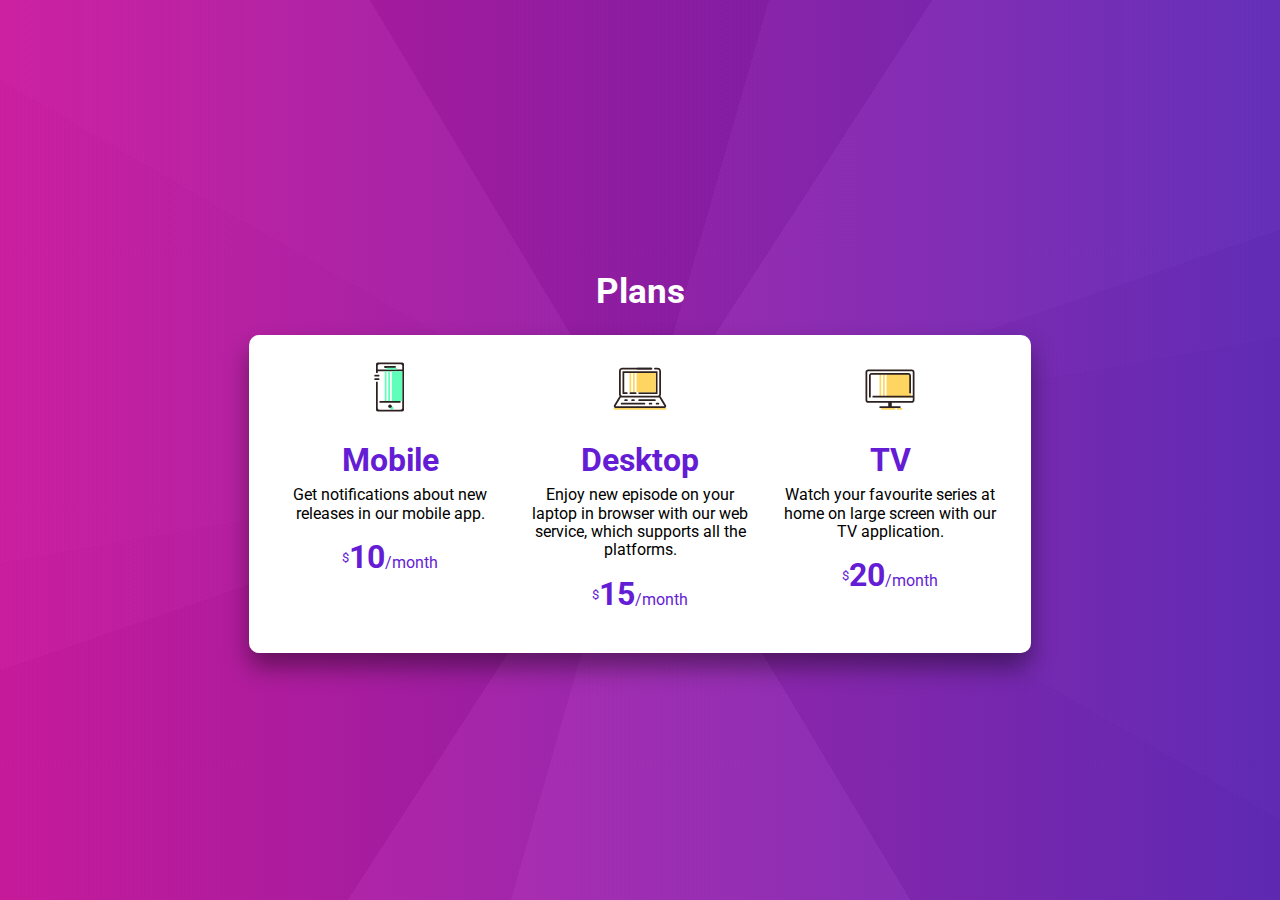
<file: 1-plan_picker/index.html>
<!DOCTYPE html>
<html lang="en">
  <head>
    <meta charset="UTF-8" />
    <meta name="viewport" content="width=device-width, initial-scale=1.0" />
    <meta http-equiv="X-UA-Compatible" content="ie=edge" />
    <title>Loop 1 - Step 1</title>
    <link href="https://fonts.googleapis.com/css?family=Roboto:400,500,700" rel="stylesheet" />
    <link rel="stylesheet" href="./styles.css" />
  </head>
  <body>
    <section>
      <h1>Plans</h1>
      <div class="plan-picker">
      <a href="http://" target="_blank" rel="noopener noreferrer">
        <article class="plan">
          <svg xmlns="http://www.w3.org/2000/svg" viewBox="0 0 32 32">
            <circle fill="#5FFFBA" cx="17" cy="28" r="1" />
            <path fill="#2D2220" d="M13 4h6v1h-6z" />
            <g fill="#2D2220">
              <path
                d="M13 4v1h6V4h-6zm0 0v1h6V4h-6zm0 0v1h6V4h-6zm0 0v1h6V4h-6zm-3 20v1h12v-1H10zm3-20v1h6V4h-6zm-3 20v1h12v-1H10zm3-20v1h6V4h-6zm-3 20v1h12v-1H10zM23 2H9c-.55 0-1 .45-1 1v5h1V7h14v21c0 .55-.45 1-1 1H10c-.55 0-1-.45-1-1V13H8v16c0 .55.45 1 1 1h14c.55 0 1-.45 1-1V3c0-.55-.45-1-1-1zm0 4H9V4c0-.55.45-1 1-1h12c.55 0 1 .45 1 1v2zm-1 18H10v1h12v-1zM13 5h6V4h-6v1zm-3 19v1h12v-1H10zm3-20v1h6V4h-6zm0 0v1h6V4h-6zm0 0v1h6V4h-6zm0 0v1h6V4h-6z"
              />
              <path d="M13 4h6v1h-6z" />
            </g>
            <path fill="#2D2220" d="M13 4h6v1h-6z" />
            <path fill="#2D2220" d="M13 4h6v1h-6z" />
            <path fill="#5FFFBA" d="M14 5h6v1h-6zM15 7h1v17h-1zM13 7h1v17h-1zM17 7h6v17h-6z" />
            <circle fill="#2D2220" cx="16" cy="27" r="1" />
            <path
              fill="#2D2220"
              d="M10 9.5a.5.5 0 0 0-.5-.5h-2a.5.5 0 0 0 0 1h2a.5.5 0 0 0 .5-.5zM10 11.5a.5.5 0 0 0-.5-.5h-2a.5.5 0 0 0 0 1h2a.5.5 0 0 0 .5-.5z"
            />
          </svg>
          <h2>Mobile</h2>
          <p class="plan-description">Get notifications about new releases in our mobile app.</p>
          <p class="plan-price"><sup data-currency="USD">$</sup><span id="plan-mobile" class="price-amount">10</span>/month</p>
        </article>
      </a>
      <a href="http://" target="_blank" rel="noopener noreferrer">
        <article class="plan">
          <svg xmlns="http://www.w3.org/2000/svg" viewBox="0 0 32 32">
            <path
              fill="#2D2220"
              d="M26 7v13H15.5c-.28 0-.5-.22-.5-.5s.22-.5.5-.5H25V8H7v11h1.5c.28 0 .5.22.5.5s-.22.5-.5.5H6V7h20z"
            />
            <path fill="#FFD561" d="M14 8h11v11H14zM12 8h1v11h-1zM10 8h1v11h-1zM1 28h30v1H1z" />
            <path
              fill="#2D2220"
              d="M23 5.5c0 .28-.22.5-.5.5h-8c-.28 0-.5-.22-.5-.5s.22-.5.5-.5h8c.28 0 .5.22.5.5z"
            />
            <path
              fill="#2D2220"
              d="M30.86 26.49l-3-5a.975.975 0 0 0-.23-.26c.22-.29.37-.68.37-1.23V7s0-2-2-2h-2 .5c-.28 0-.5.22-.5.5s.22.5.5.5H26c.81 0 .99.55 1 1v13c0 .81-.55.99-1 1H6c-.81 0-.99-.55-1-1V7c0-.81.55-.99 1-1h16.5c.279 0 .5-.22.5-.5s-.221-.5-.5-.5H6S4 5 4 7v13s0 .66.38 1.22c-.09.07-.18.16-.24.271l-3 5c-.18.3-.19.689-.01 1 .18.319.51.509.87.509h28c.36 0 .69-.19.87-.51.18-.31.17-.7-.01-1zM2 27l3-5h22l3 5H2z"
            />
            <path
              fill="#2D2220"
              d="M14 19.5a.5.5 0 0 0-.5-.5h-3a.5.5 0 0 0 0 1h3a.5.5 0 0 0 .5-.5zM19 25.5a.5.5 0 0 0-.5-.5h-13a.5.5 0 0 0 0 1h13a.5.5 0 0 0 .5-.5zM23 25.5a.5.5 0 0 0-.5-.5h-1a.5.5 0 0 0 0 1h1a.5.5 0 0 0 .5-.5zM27 25.5a.5.5 0 0 0-.5-.5h-1a.5.5 0 0 0 0 1h1a.5.5 0 0 0 .5-.5zM25 23.5a.5.5 0 0 0-.5-.5h-9a.5.5 0 0 0 0 1h9a.5.5 0 0 0 .5-.5zM13 23.5a.5.5 0 0 0-.5-.5h-1a.5.5 0 0 0 0 1h1a.5.5 0 0 0 .5-.5zM9 23.5a.5.5 0 0 0-.5-.5h-1a.5.5 0 0 0 0 1h1a.5.5 0 0 0 .5-.5z"
            />
          </svg>

          <h2>Desktop</h2>
          <p class="plan-description">
            Enjoy new episode on your laptop in browser with our web service, which supports all the
            platforms.
          </p class="plan-description">
          <p class="plan-price"><sup data-currency="USD">$</sup><span id="plan-desktop" class="price-amount">15</span>/month</p>
        </article>
      </a> 
      <a href="http://" target="_blank" rel="noopener noreferrer">
        <article class="plan">
          <svg xmlns="http://www.w3.org/2000/svg" viewBox="0 0 32 32">
            <path fill="#FFD561" d="M12 8h1v14h-1zM10 8h1v14h-1zM14 8v14h14V10s-1-2-2-2H14z" />
            <path
              fill="#2D2220"
              d="M28.5 6h-25C2.67 6 2 6.67 2 7.5v16c0 .83.67 1.5 1.5 1.5H15v2h-5v1h12v-1h-5v-2h11.5c.83 0 1.5-.67 1.5-1.5v-16c0-.83-.67-1.5-1.5-1.5zm.5 15H6v1h23v1.5c0 .28-.22.5-.5.5h-25c-.28 0-.5-.22-.5-.5v-16c0-.28.22-.5.5-.5h25c.28 0 .5.22.5.5V21z"
            />
            <path
              fill="#2D2220"
              d="M28 9.5v10h-1v-10c0-.4-.28-.49-.51-.5H5.5c-.4 0-.49.27-.5.51V22H4V9.5C4 8.9 4.4 8 5.5 8h21c.6 0 1.5.4 1.5 1.5z"
            />
            <path fill="#FFD561" d="M11 28h8v1h-8zM20 28h3v1h-3z" />
          </svg>
          <h2>TV</h2>
          <p class="plan-description">Watch your favourite series at home on large screen with our TV application.</p>
          <p class="plan-price"><sup data-currency="USD">$</sup><span id="plan-tv" class="price-amount">20</span>/month</p class="plan-price">
        </article>
      </a>
    </div>
    </section>
  </body>
</html>
</file>
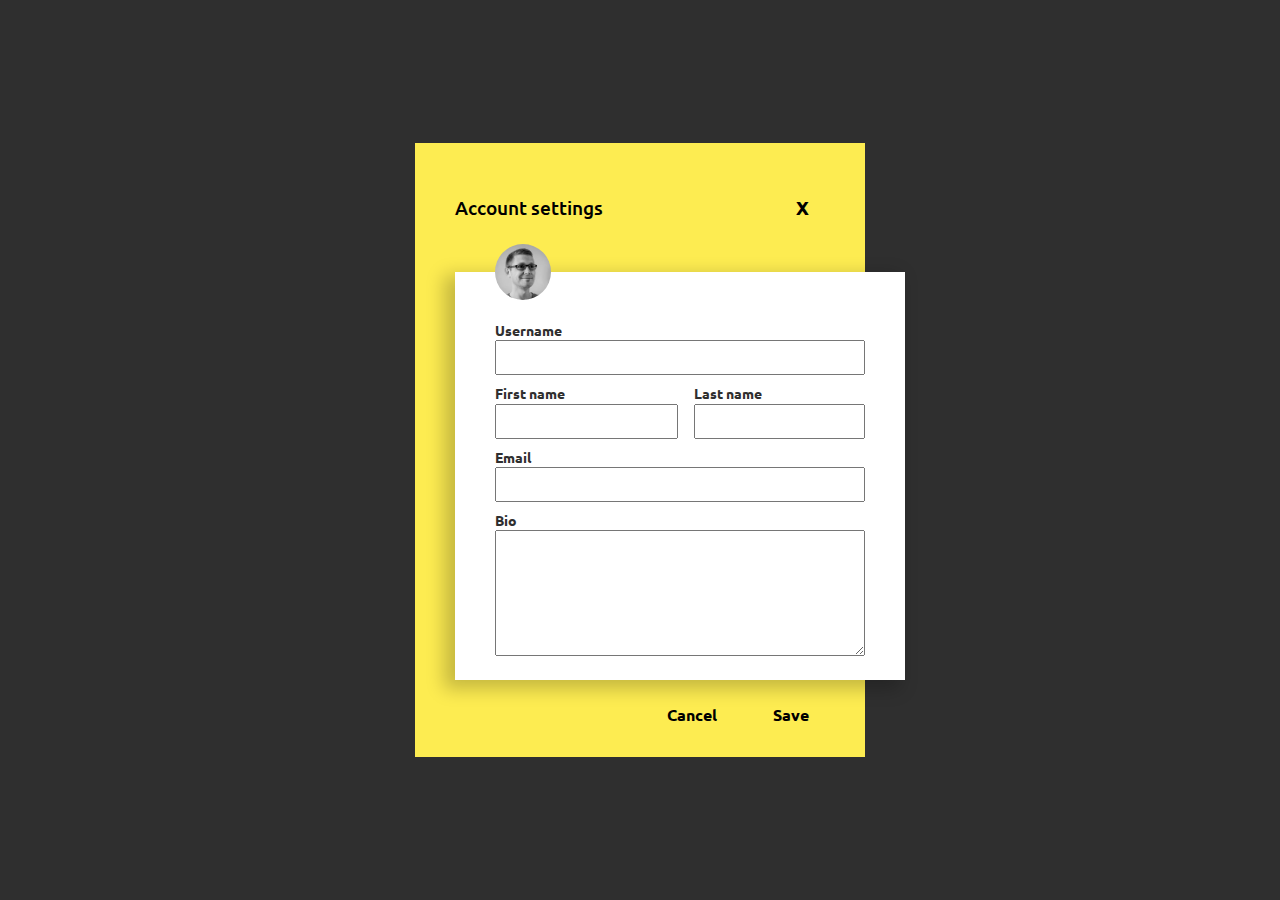
<file: 10-account_settings/index.html>
<!DOCTYPE html>
<html lang="en">
  <head>
    <meta charset="UTF-8" />
    <meta name="viewport" content="width=device-width, initial-scale=1.0" />
    <meta http-equiv="X-UA-Compatible" content="ie=edge" />
    <title>Account settings</title>
    <link href="https://fonts.googleapis.com/css?family=Ubuntu&display=swap" rel="stylesheet" />
    <link rel="stylesheet" href="./styles.css" />
  </head>
  <body>
    <div class="content-container">
      <header class="row align--centre">
        <h1>Account settings</h1>
        <button aria-label="close">X</button>
      </header>
      <main>
        <img class="profile-image" src="img/avatar.jpg" alt="x's avatar" />
        <form action="" class="clearfix">
          <div class="form-bg">
            <label for="username">Username</label>
            <input type="text" name="username" id="username" spellcheck="false" />
            <div class="row">
              <div>
                <label for="firstName">First name</label>
                <input
                  type="text"
                  name="firstName"
                  id="firstName"
                  autocomplete="given-name"
                  spellcheck="false"
                />
              </div>
              <div class="col--2nd">
                <label for="lastName">Last name</label>
                <input
                  type="text"
                  name="lastName"
                  id="lastName"
                  autocomplete="family-name"
                  spellcheck="false"
                />
              </div>
            </div>
            <label for="email">Email</label>
            <input type="email" name="email" id="email" autocomplete="email" spellcheck="false" />
            <label for="bio">Bio</label>
            <textarea name="bio" id="bio" cols="40" rows="8"></textarea>
          </div>
          <div class="row buttons-container just--flex-end">
            <button>Cancel</button>
            <input type="submit" value="Save" />
          </div>
        </form>
      </main>
    </div>
  </body>
</html>
</file>
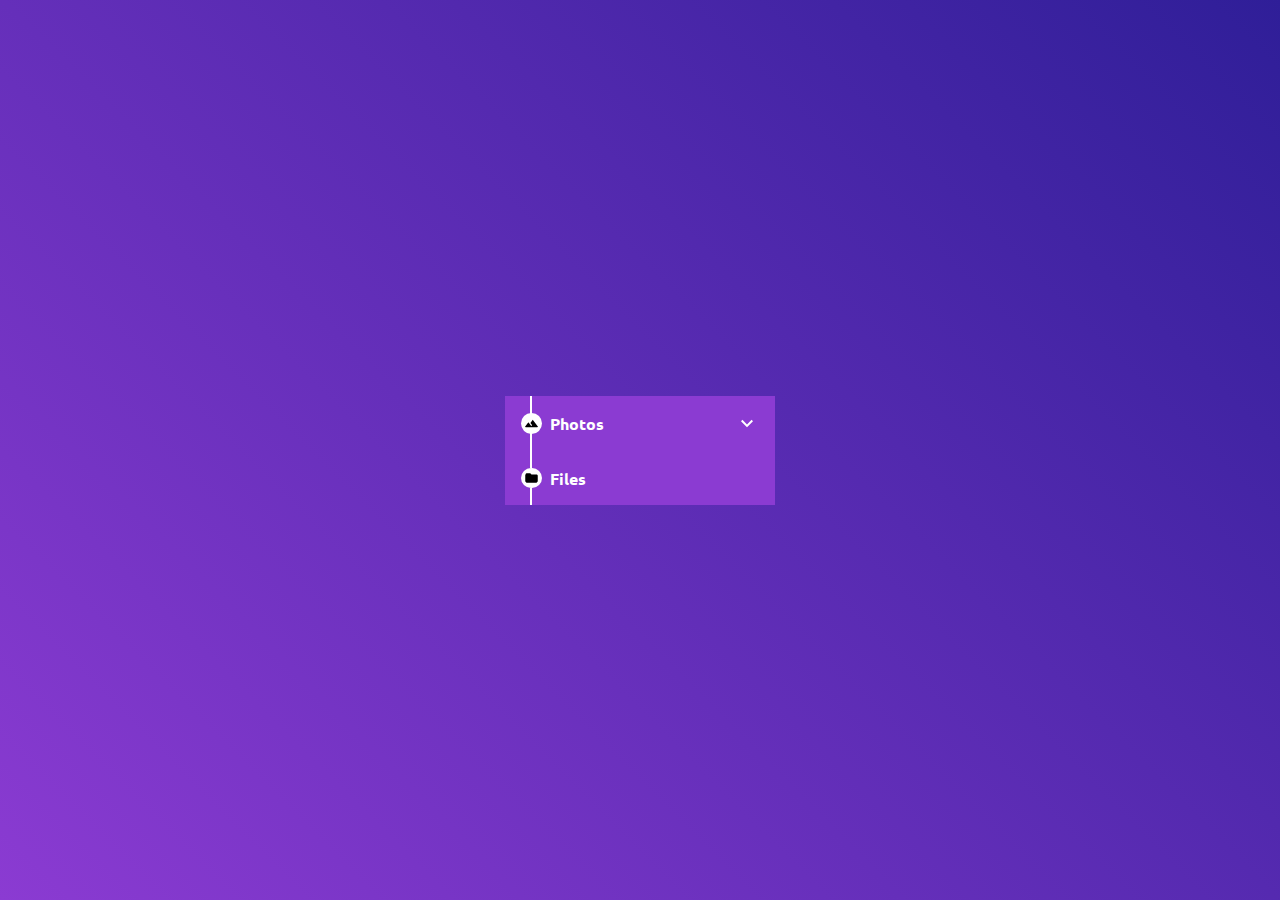
<file: 11-folders/index.html>
<!DOCTYPE html>
<html lang="en">
  <head>
    <meta charset="UTF-8" />
    <meta name="viewport" content="width=device-width, initial-scale=1.0" />
    <meta http-equiv="X-UA-Compatible" content="ie=edge" />
    <title>My folders</title>
    <link href="https://fonts.googleapis.com/css?family=Ubuntu&display=swap" rel="stylesheet">
    <link rel="stylesheet" href="./styles.css" />
  </head>
  <body>
    <main class="content-container">
      <button class="folder row align--centre"><img class="icon-folder" src="img/photo.svg" alt="" />Photos <img class="icon-has_subfolder" src="img/arrow.svg" alt=""></button>
      <ul class="sub-folders">
        <a class="sub-folder" href="#"><li>Holidays</li></a>
        <a class="sub-folder" href="#"><li>Berlin</li></a>
        <a class="sub-folder" href="#"><li>Summer vacation</li></a>
      </ul>
      <button class="folder row align--centre"><img class="icon-folder" src="img/folder.svg" alt="" />Files</button>
      </div>
    </main>
    <script>
      const buttons = document.getElementsByClassName('folder');

      for (i = 0; i < buttons.length; i++) {
        buttons[i].addEventListener('click', function() {
          this.classList.toggle("active");
          let folders = this.nextElementSibling;
          if (folders.style.maxHeight) {
            folders.style.maxHeight = null;
          } else {
            folders.style.maxHeight = folders.scrollHeight + "px";
          }
        });
      }
    </script>
  </body>
</html>
</file>
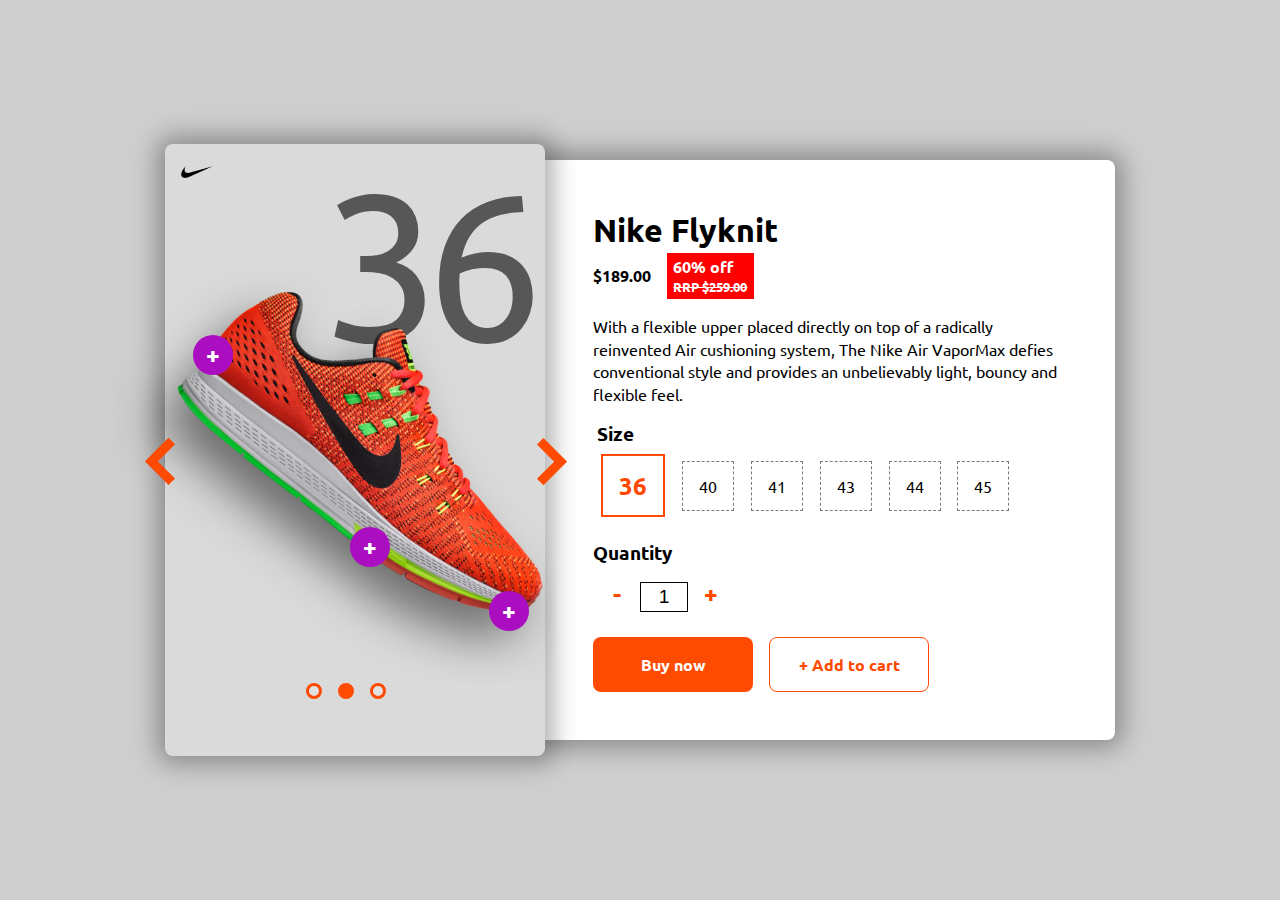
<file: 12-shoe/index.html>
<!DOCTYPE html>
<html lang="en">
  <head>
    <meta charset="UTF-8" />
    <meta name="viewport" content="width=device-width, initial-scale=1.0" />
    <meta http-equiv="X-UA-Compatible" content="ie=edge" />
    <title>Nike Flyknit</title>
    <link href="https://fonts.googleapis.com/css?family=Ubuntu&display=swap" rel="stylesheet" />
    <link rel="stylesheet" href="./styles.css" />
    <script src="./van11y-accessible-carrousel-aria.min.js"></script>
  </head>
  <body>
    <main class="content-container row">
      <div class="product-imagery__container">
        <div class="product__imagery">
          <img src="img/logo.png" alt="" class="logo" />

          <!-- Carousel -->
          <div class="product__features--container">
            <div class="decortxt">36</div>
            <div class="js-carrousel relative">
              <div
                class="js-carrousel__container mod--hidden"
                data-carrousel-btn-previous-img="./img/left.svg"
                data-carrousel-btn-next-img="./img/right.svg"
                data-carrousel-btn-previous-text="Show previous"
                data-carrousel-btn-next-text="Show next"
                data-carrousel-prefix-class="product"
                data-carrousel-span-text-class="invisible"
                data-carrousel-transition="slide"
                data-carrousel-existing-hx="h3"
                data-carrousel-active-slide="2"
              >
                <div class="js-carrousel__content">
                  <img src="img/preview2.png" alt="" class="product__image" />
                </div>
                <!--
         -->
                <div class="js-carrousel__content">
                  <p class="product__feature" data-feature="1" tabindex="0">
                    <span class="product__feature--icon">+</span>
                    <span class="product__feature--txt">Overpriced</span>
                  </p>
                  <p class="product__feature" data-feature="2" tabindex="0">
                    <span class="product__feature--icon">+</span>
                    <span class="product__feature--txt">Slave labour</span>
                  </p>
                  <p class="product__feature" data-feature="3" tabindex="0">
                    <span class="product__feature--icon">+</span>
                    <span class="product__feature--txt">Buy me</span>
                  </p>
                  <img src="img/preview.png" alt="" class="product__image" />
                </div>
                <!--
         -->
                <div class="js-carrousel__content">
                  <h3>nothing to see here</h3>
                </div>
              </div>
            </div>
          </div>
          <!-- End Carousel -->
        </div>
      </div>
      <div class="product__meta">
        <h1>Nike Flyknit</h1>
        <div class="row align--centre">
          <p class="product__price--discount product__price">
            $189.00
          </p>
          <div class="product__price" data-discounted="true">
            <p class="discount--amount">60% off</p>
            <p class="product__price--rrp">RRP $259.00</p>
          </div>
        </div>
        <p class="product__description">
          With a flexible upper placed directly on top of a radically reinvented Air cushioning
          system, The Nike Air VaporMax defies conventional style and provides an unbelievably
          light, bouncy and flexible feel.
        </p>
        <form class="order-form" action="#">
          <fieldset>
            <legend>Size</legend>
            <input type="radio" name="size" id="size36" value="36" checked />
            <label for="size36">36</label>
            <input type="radio" name="size" id="size40" value="40" />
            <label for="size40">40</label>
            <input type="radio" name="size" id="size41" value="41" />
            <label for="size41">41</label>
            <input type="radio" name="size" id="size43" value="43" />
            <label for="size43">43</label>
            <input type="radio" name="size" id="size44" value="44" />
            <label for="size44">44</label>
            <input type="radio" name="size" id="size45" value="45" />
            <label for="size45">45</label>
          </fieldset>
          <label class="quantity" for="productAmount">Quantity</label>
          <button
            class="quantity--btn"
            data-quantity-btn-type="decrement"
            aria-label="decrement quantity"
          >
            -
          </button>
          <input type="number" name="amount" id="productAmount" min="1" value="1" />
          <button
            class="quantity--btn"
            data-quantity-btn-type="increment"
            aria-label="increment quantity"
          >
            +
          </button>
          <div class="checkout--btns row">
            <button type="submit" class="btn--primary">Buy now</button>
            <button type="submit" class="btn--ghost">+ Add to cart</button>
          </div>
        </form>

        <script>
          quantityBtns = document.querySelectorAll('.quantity--btn')
          radioSizeBtns = document.getElementsByName('size')
          let i = 0
          let j = 0

          function changeQuantity(e) {
            e.preventDefault()
            let type = this.dataset.quantityBtnType
            if (type === 'increment') {
              document.getElementById('productAmount').stepUp()
            } else {
              document.getElementById('productAmount').stepDown()
            }
          }

          function changeImgBg() {
            imageBgElement = document.querySelector('.decortxt')
            // grab the selected size from the radio button
            let size = this.value
            // update the bg with size
            imageBgElement.innerText = size
          }

          for (i = 0; i < quantityBtns.length; i++) {
            quantityBtns[i].addEventListener('click', changeQuantity)
          }

          for (j = 0; j < radioSizeBtns.length; j++) {
            radioSizeBtns[j].addEventListener('click', changeImgBg)
          }
        </script>
      </div>
    </main>
  </body>
</html>
</file>
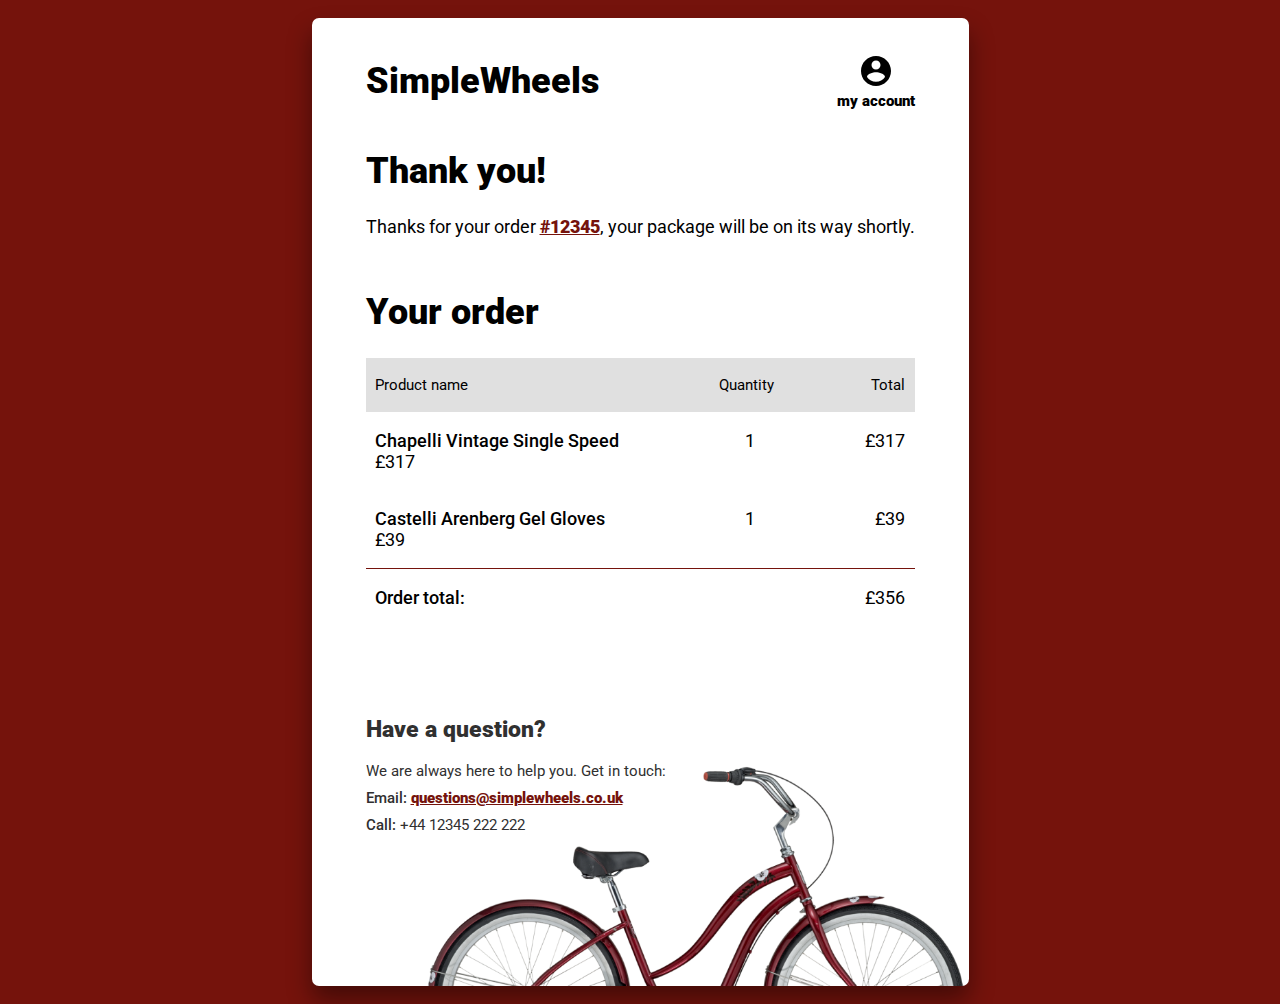
<file: 3-order_thanks/index.html>
<!DOCTYPE html>
<html lang="en">
  <head>
    <meta charset="UTF-8" />
    <meta name="viewport" content="width=device-width, initial-scale=1.0" />
    <meta http-equiv="X-UA-Compatible" content="ie=edge" />
    <title>Thank you</title>
    <link href="https://fonts.googleapis.com/css?family=Roboto:400,500,900" rel="stylesheet" />
    <link rel="stylesheet" href="./styles.css" />
  </head>
  <body>
    <main class="page-container">
      <div class="order-details">
        <nav>
          <a href="#" target="_blank" rel="noopener noreferrer" aria-label="home" class="site-logo"
            ><h1 aria-hidden="true">SimpleWheels</h1></a
          >
          <a
            href="http://"
            target="_blank"
            rel="noopener noreferrer"
            aria-label="my account"
            title="my account"
            class="account-container"
          >
            <svg class="account-icon" viewBox="0 0 24 24" xmlns="http://www.w3.org/2000/svg">
              <path
                d="M12 2C6.48 2 2 6.48 2 12s4.48 10 10 10 10-4.48 10-10S17.52 2 12 2zm0 3c1.66 0 3 1.34 3 3s-1.34 3-3 3-3-1.34-3-3 1.34-3 3-3zm0 14.2a7.2 7.2 0 0 1-6-3.22c.03-1.99 4-3.08 6-3.08 1.99 0 5.97 1.09 6 3.08a7.2 7.2 0 0 1-6 3.22z"
              />
            </svg>
            <p><small>my account</small></p>
          </a>
        </nav>
        <section>
          <h1>Thank you!</h1>
          <p class="message">
            Thanks for your order
            <a href="http://" target="_blank" rel="noopener noreferrer" data-orderID>#12345</a>,
            your package will be on its way shortly.
          </p>
        </section>
        <section class="order-summary">
          <header>
            <h1>Your order</h1>
            <span class="order-table-headings row" aria-hidden="true">
              <p class="col-6">Product name</p>
              <p class="col-2 align--centre">Quantity</p>
              <p class="col-2 align--right">Total</p>
            </span>
          </header>
          <ul class="product-list">
            <li class="product-list__item">
              <div class="row" aria-hidden="true">
                <p class="col-6">
                  <span class="product-name">Chapelli Vintage Single Speed</span
                  ><span class="product-price">£317</span>
                </p>
                <p class="align--centre col-2">1</p>
                <p class="align--right col-2">£317</p>
              </div>
              <p class="a11ytxt">1, Chapelli Vintage Singe Speed, £317</p>
            </li>
            <li class="product-list__item">
              <div class="row" aria-hidden="true">
                <p class="col-6">
                  <span class="product-name">Castelli Arenberg Gel Gloves</span>
                  <span class="product-price">£39</span>
                </p>
                <p class="align--centre col-2">1</p>
                <p class="align--right col-2">£39</p>
              </div>
              <p class="a11ytxt">1, Castelli Arenberg Gel Gloves, £39</p>
            </li>
          </ul>
          <span class="order-total row">
            <p class="col-8"><strong>Order total:</strong></p>
            <p class="align--right col-2">£356</p>
          </span>
        </section>
      </div>
      <footer class="bg-bicycle">
        <h2>Have a question?</h2>
        <p>We are always here to help you. Get in touch:</p>
        <ul class="contact-list">
          <li>
            <p>
              <strong>Email:</strong>
              <a href="mailto:questions@simplewheels.com">questions@simplewheels.co.uk</a>
            </p>
          </li>
          <li>
            <p><strong>Call:</strong> +44 12345 222 222</p>
          </li>
        </ul>
      </footer>
    </main>
  </body>
</html>
</file>
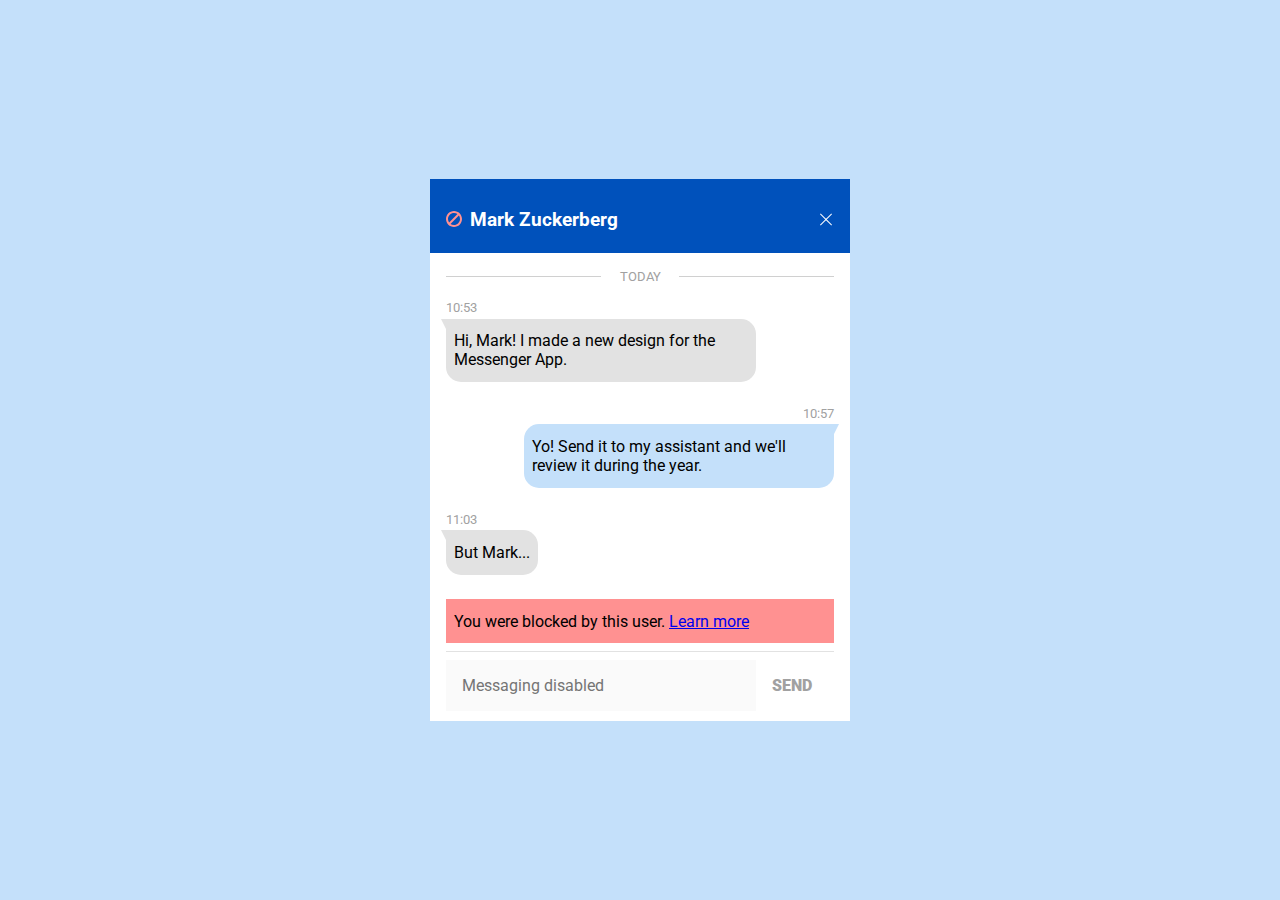
<file: 4-messenger/index.html>
<!DOCTYPE html>
<html lang="en">
  <head>
    <meta charset="UTF-8" />
    <meta name="viewport" content="width=device-width, initial-scale=1.0" />
    <meta http-equiv="X-UA-Compatible" content="ie=edge" />
    <title>Mark | Messenger</title>
    <link href="https://fonts.googleapis.com/css?family=Roboto:400,500,700" rel="stylesheet" />
    <link rel="stylesheet" href="./styles.css" />
  </head>
  <body>
    <div class="window__container">
      <header class="window__header row pad__default">
        <span class="status status__blocked" title="blocked" aria-label="status: blocked">
          <svg
            version="1.1"
            id="Capa_1"
            xmlns="http://www.w3.org/2000/svg"
            xmlns:xlink="http://www.w3.org/1999/xlink"
            x="0px"
            y="0px"
            viewBox="0 0 32 32"
            style="enable-background:new 0 0 32 32;"
            xml:space="preserve"
          >
            <g>
              <g>
                <path
                  d="M16,0C7.164,0,0,7.164,0,16s7.164,16,16,16s16-7.164,16-16S24.836,0,16,0z M16,4
			c2.59,0,4.973,0.844,6.934,2.242L6.238,22.93C4.84,20.969,4,18.586,4,16C4,9.383,9.383,4,16,4z M16,28
			c-2.59,0-4.973-0.844-6.934-2.242L25.762,9.07C27.16,11.031,28,13.414,28,16C28,22.617,22.617,28,16,28z"
                />
              </g>
            </g>
          </svg>
        </span>
        <h1 class="message__recipient">Mark Zuckerberg</h1>
        <button class="window__close btn" aria-label="close chat window" title="close"></button>
      </header>
      <main class="message__container pad__default">
        <div class="message__date">Today</div>
        <article class="message sent">
          <p class="message__timestamp">10:53</p>
          <p class="message__body">Hi, Mark! I made a new design for the Messenger App.</p>
        </article>
        <article class="message received">
          <p class="message__timestamp">10:57</p>
          <p class="message__body">
            Yo! Send it to my assistant and we'll review it during the year.
          </p>
        </article>
        <article class="message sent">
          <p class="message__timestamp">11:03</p>
          <p class="message__body">But Mark...</p>
        </article>
        <article class="message received system__message message__blocked">
          <p class="message__timestamp"></p>
          <p class="message__body">
            You were blocked by this user.
            <span
              ><a href="http://" target="_blank" rel="noopener noreferrer"
                >Learn more<span class="a11ytxt">about the blocked status.</span></a
              ></span
            >
          </p>
        </article>
        <form class="row" action="">
          <h2 class="a11ytxt">You are blocked from sending messages to Mark Zuckerberg</h2>
          <input
            aria-label="Messaging disabled."
            class="message__textfield"
            type="text"
            name="message"
            id="message"
            placeholder="Messaging disabled"
            disabled
          />
          <div>
            <button class="btn" type="submit" disabled>Send</button>
          </div>
        </form>
      </main>
    </div>
  </body>
</html>
</file>
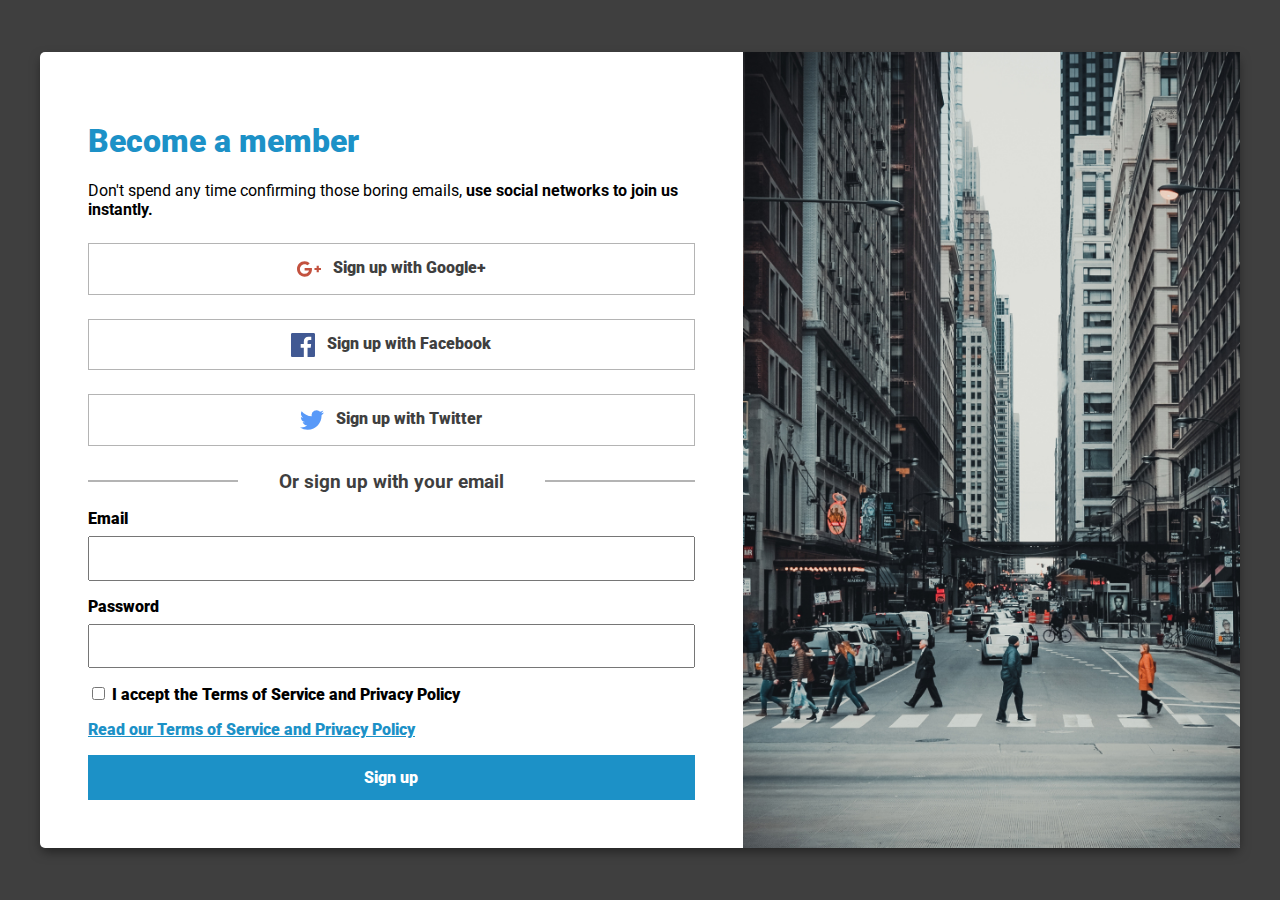
<file: 6-sign_up/index.html>
<!DOCTYPE html>
<html lang="en">
  <head>
    <meta charset="UTF-8" />
    <meta name="viewport" content="width=device-width, initial-scale=1.0" />
    <meta http-equiv="X-UA-Compatible" content="ie=edge" />
    <title>Become a member</title>
    <link href="https://fonts.googleapis.com/css?family=Roboto:400,700" rel="stylesheet" />
    <link rel="stylesheet" href="./styles.css" />
  </head>
  <body>
    <div class="content-wrapper row">
      <div class="sign-up--left">
        <header>
          <h1>Become a member</h1>
          <p>
            Don't spend any time confirming those boring emails,
            <strong>use social networks to join us instantly.</strong>
          </p>
        </header>
        <main>
          <section class="sign-up--social">
            <a class="sign-up--social__btn" href="http://" rel="noopener">
              <svg fill="#C3523F" viewBox="0 0 24 24" xmlns="http://www.w3.org/2000/svg">
                <path
                  d="M7.635 10.909v2.619h4.335c-.173 1.125-1.31 3.295-4.331 3.295-2.604 0-4.731-2.16-4.731-4.823 0-2.662 2.122-4.822 4.728-4.822 1.485 0 2.479.633 3.045 1.178l2.073-1.994c-1.33-1.245-3.056-1.995-5.115-1.995C3.412 4.365 0 7.785 0 12s3.414 7.635 7.635 7.635c4.41 0 7.332-3.098 7.332-7.461a6.96 6.96 0 0 0-.12-1.265H7.635zm16.365 0h-2.183V8.726h-2.183v2.183h-2.182v2.181h2.184v2.184h2.189V13.09H24"
                />
              </svg>
              Sign up with Google+
            </a>

            <a class="sign-up--social__btn" href="http://" rel="noopener">
              <svg fill="#415993" viewBox="0 0 24 24" xmlns="http://www.w3.org/2000/svg">
                <path
                  d="M22.676 0H1.324C.593 0 0 .593 0 1.324v21.352C0 23.408.593 24 1.324 24h11.494v-9.294H9.689v-3.621h3.129V8.41c0-3.099 1.894-4.785 4.659-4.785 1.325 0 2.464.097 2.796.141v3.24h-1.921c-1.5 0-1.792.721-1.792 1.771v2.311h3.584l-.465 3.63H16.56V24h6.115c.733 0 1.325-.592 1.325-1.324V1.324C24 .593 23.408 0 22.676 0"
                />
              </svg>
              Sign up with Facebook</a
            >

            <a class="sign-up--social__btn" href="http://" rel="noopener">
              <svg fill="#5899F8" viewBox="0 0 24 24" xmlns="http://www.w3.org/2000/svg">
                <path
                  d="M23.954 4.569a10 10 0 0 1-2.825.775 4.958 4.958 0 0 0 2.163-2.723c-.951.555-2.005.959-3.127 1.184a4.92 4.92 0 0 0-8.384 4.482C7.691 8.094 4.066 6.13 1.64 3.161a4.822 4.822 0 0 0-.666 2.475c0 1.71.87 3.213 2.188 4.096a4.904 4.904 0 0 1-2.228-.616v.061a4.923 4.923 0 0 0 3.946 4.827 4.996 4.996 0 0 1-2.212.085 4.937 4.937 0 0 0 4.604 3.417 9.868 9.868 0 0 1-6.102 2.105c-.39 0-.779-.023-1.17-.067a13.995 13.995 0 0 0 7.557 2.209c9.054 0 13.999-7.496 13.999-13.986 0-.209 0-.42-.015-.63a9.936 9.936 0 0 0 2.46-2.548l-.047-.02z"
                />
              </svg>
              Sign up with Twitter</a
            >
          </section>
          <section>
            <h2 class="sign-up__email--heading">Or sign up with your email</h2>
            <form class="sign-up__email--form" action="">
              <label for="email">Email</label>
              <input type="email" name="email" id="email" spellcheck="false" required />
              <label for="password">Password</label>
              <input type="password" name="password" id="password" required />
              <div class="checkbox-container">
                <input class="checkbox" type="checkbox" name="tos" id="tos" required />
                <label class="checkbox" for="tos"
                  >I accept the Terms of Service and Privacy Policy</label
                >
              </div>
              <p>
                <a href="http://" target="_blank" rel="noopener noreferrer"
                  >Read our Terms of Service and Privacy Policy</a
                >
              </p>
              <input class="btn" type="submit" value="Sign up" />
            </form>
          </section>
        </main>
      </div>
      <div class="sign-up--right__bg"></div>
    </div>
  </body>
</html>
</file>
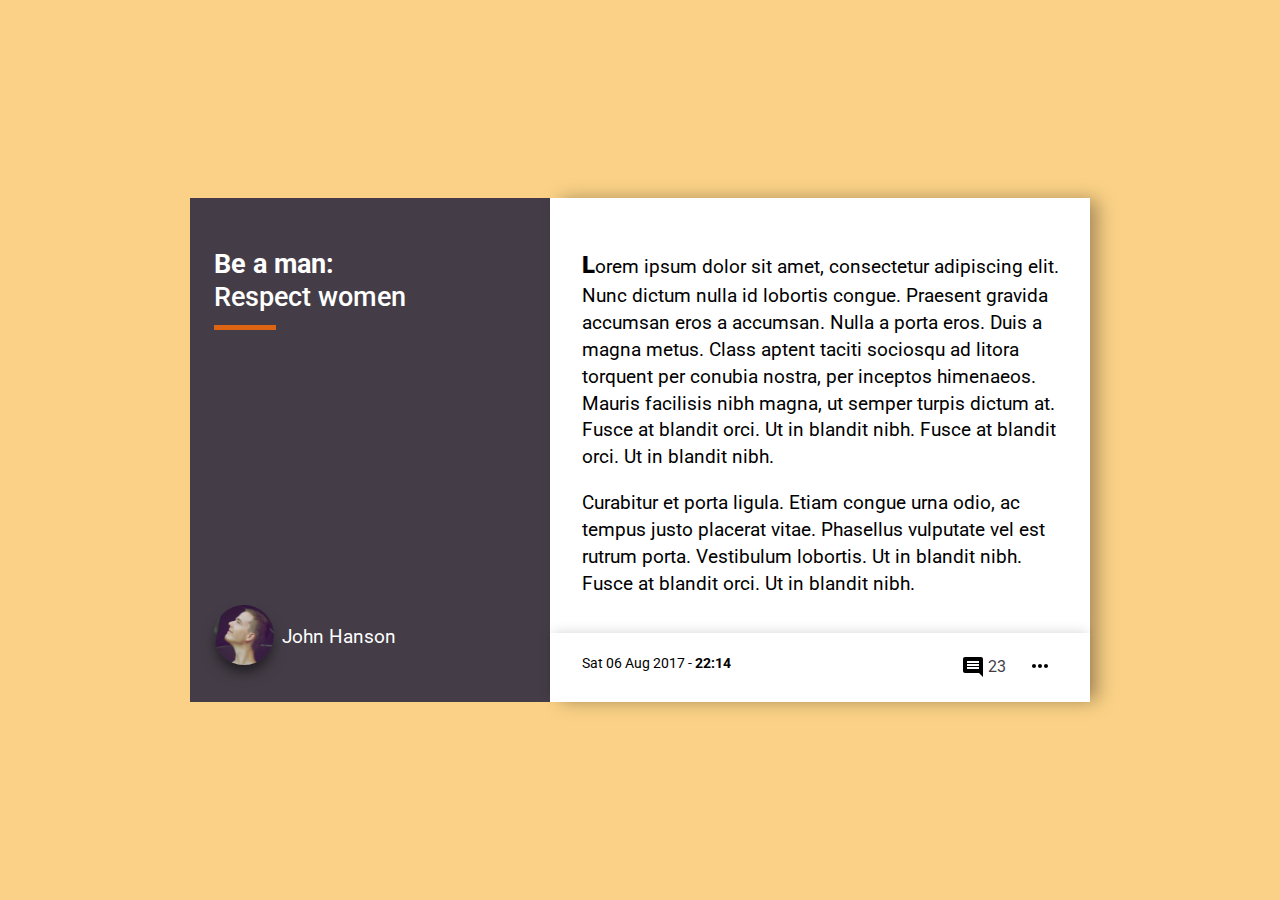
<file: 7-blog_post/index.html>
<!DOCTYPE html>
<html lang="en">
  <head>
    <meta charset="UTF-8" />
    <meta name="viewport" content="width=device-width, initial-scale=1.0" />
    <meta http-equiv="X-UA-Compatible" content="ie=edge" />
    <title>Be a man: Respect women | John's Blog</title>
    <link href="https://fonts.googleapis.com/css?family=Roboto:300,900" rel="stylesheet" />
    <link rel="stylesheet" href="./styles.css" />
  </head>
  <body>
    <article class="content-wrapper row">
      <header class="post__header">
        <h1>Be a man: <br /><span class="post__subtitle">Respect women</span></h1>
        <div class="row">
          <img class="post__author--img" src="img/avatar.jpg" alt="" />
          <p class="post__author--name">John Hanson</p>
        </div>
      </header>
      <div class="post__container">
        <main class="post__body">
          <p>
            Lorem ipsum dolor sit amet, consectetur adipiscing elit. Nunc dictum nulla id lobortis
            congue. Praesent gravida accumsan eros a accumsan. Nulla a porta eros. Duis a magna
            metus. Class aptent taciti sociosqu ad litora torquent per conubia nostra, per inceptos
            himenaeos. Mauris facilisis nibh magna, ut semper turpis dictum at. Fusce at blandit
            orci. Ut in blandit nibh. Fusce at blandit orci. Ut in blandit nibh.
          </p>
          <p>
            Curabitur et porta ligula. Etiam congue urna odio, ac tempus justo placerat vitae.
            Phasellus vulputate vel est rutrum porta. Vestibulum lobortis. Ut in blandit nibh. Fusce
            at blandit orci. Ut in blandit nibh.
          </p>
        </main>
        <footer class="post__meta row just--space-between">
          <p class="post__date">
            Sat 06 Aug 2017 - <span class="post__time"><strong>22:14</strong></span>
          </p>
          <div class="row">
            <a
              class="post__comment--count row align--center"
              href="http://"
              target="_blank"
              rel="noopener noreferrer"
              title="comments"
            >
              <svg height="24" width="24" xmlns="http://www.w3.org/2000/svg">
                <path
                  d="M21.99 4c0-1.1-.89-2-1.99-2H4c-1.1 0-2 .9-2 2v12c0 1.1.9 2 2 2h14l4 4-.01-18zM18 14H6v-2h12v2zm0-3H6V9h12v2zm0-3H6V6h12v2z"
                />
                <path d="M0 0h24v24H0z" fill="none" />
              </svg>
              <span>23</span>
            </a>
            <button title="more" aria-label="more options">
              <svg height="24" width="24" xmlns="http://www.w3.org/2000/svg">
                <path d="M0 0h24v24H0z" fill="none" />
                <path
                  d="M6 10c-1.1 0-2 .9-2 2s.9 2 2 2 2-.9 2-2-.9-2-2-2zm12 0c-1.1 0-2 .9-2 2s.9 2 2 2 2-.9 2-2-.9-2-2-2zm-6 0c-1.1 0-2 .9-2 2s.9 2 2 2 2-.9 2-2-.9-2-2-2z"
                />
              </svg>
            </button>
          </div>
        </footer>
      </div>
    </article>
  </body>
</html>
</file>
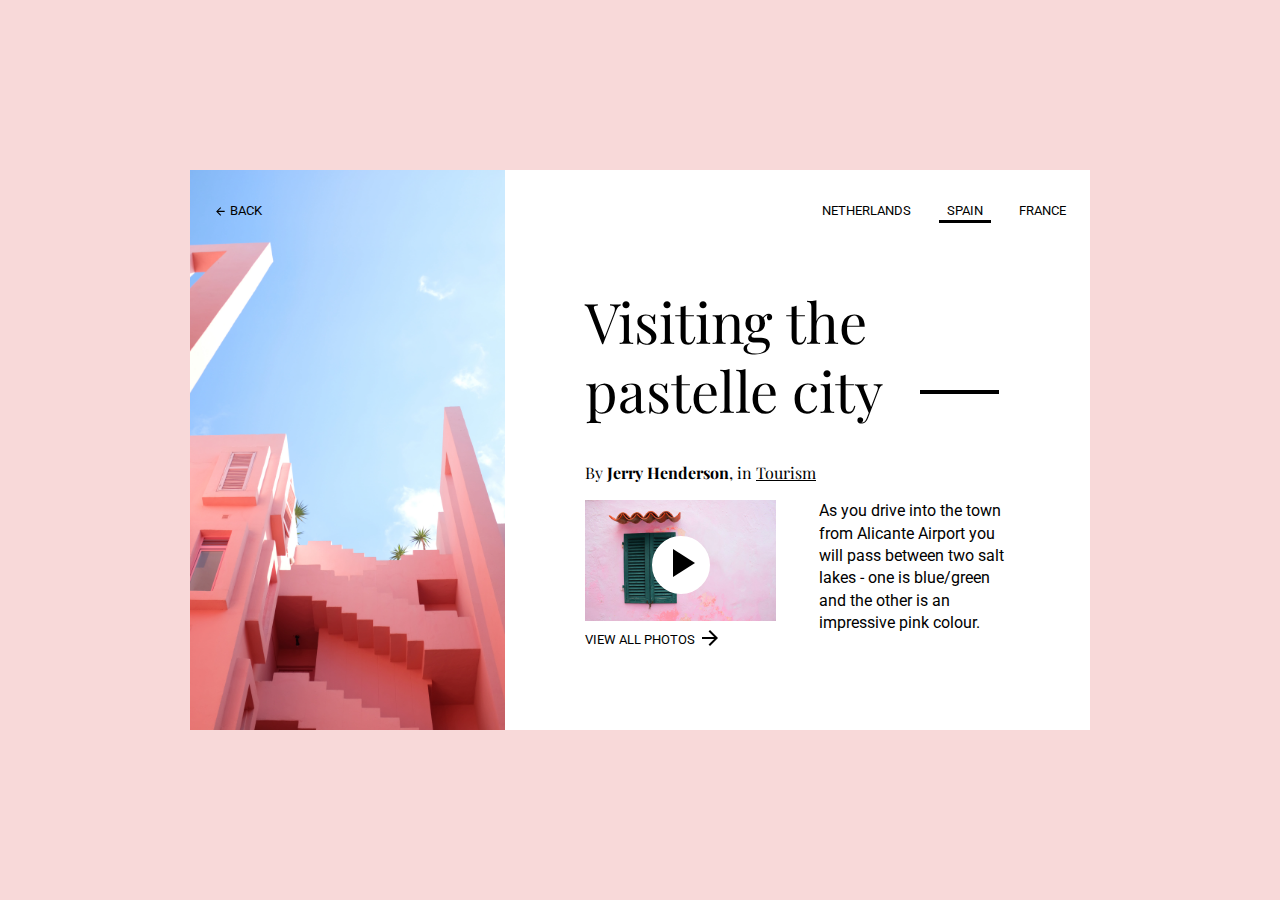
<file: 8-pink_article/index.html>
<!DOCTYPE html>
<html lang="en">
  <head>
    <meta charset="UTF-8" />
    <meta name="viewport" content="width=device-width, initial-scale=1.0" />
    <meta http-equiv="X-UA-Compatible" content="ie=edge" />
    <title>Visiting the pastelle city | Dreams</title>
    <link href="https://fonts.googleapis.com/css?family=Roboto:300,700" rel="stylesheet" />
    <link href="https://fonts.googleapis.com/css?family=Playfair+Display" rel="stylesheet" />
    <link rel="stylesheet" href="./styles.css" />
  </head>
  <body>
    <div class="content-wrapper">
      <nav>
        <a class="main-nav__back" href="#">
          <!-- <img src="img/arrow-back.svg" alt="" /> -->
          <svg viewBox="0 0 24 24" xmlns="http://www.w3.org/2000/svg">
            <path d="M0 0h24v24H0z" fill="none" />
            <path d="M20 11H7.83l5.59-5.59L12 4l-8 8 8 8 1.41-1.41L7.83 13H20v-2z" />
          </svg>
          <span>Back</span>
        </a>
        <div class="main-nav__links">
          <a class="main-nav__link" href="#">Netherlands</a>
          <a class="main-nav__link active" href="#">Spain</a>
          <a class="main-nav__link" href="#">France</a>
        </div>
      </nav>
      <article class="row">
        <img
          class="article__main-img"
          src="./img/background.jpg"
          alt="pastelle pink building contrasting with the blue sky"
        />
        <div class="article__body">
          <h1 class="article__title">Visiting the pastelle city</h1>
          <p class="article__meta">
            By <strong>Jerry Henderson</strong>, in
            <a class="article__category" href="#" target="_blank" rel="noopener noreferrer"
              >Tourism</a
            >
          </p>
          <div class="row just--space-between">
            <div class="article__img--container">
              <a
                class="article__video"
                href=""
                title="watch video"
                aria-label="open video [insert title here]"
              >
                <div class="article__video--thumbnail">
                  <img class="article__video--img" src="img/preview.jpg" alt="" />
                  <img class="icon--play" src="img/play.svg" alt="" />
                </div>
              </a>
              <a href="#">
                <span>View all photos</span>
                <svg height="24" width="24" xmlns="http://www.w3.org/2000/svg">
                  <path d="M0 0h24v24H0z" fill="none" />
                  <path d="M12 4l-1.41 1.41L16.17 11H4v2h12.17l-5.58 5.59L12 20l8-8z" />
                </svg>
              </a>
            </div>
            <p class="acticle__excerpt">
              As you drive into the town from Alicante Airport you will pass between two salt lakes
              - one is blue/green and the other is an impressive pink colour.
            </p>
          </div>
        </div>
      </article>
    </div>
  </body>
</html>
</file>
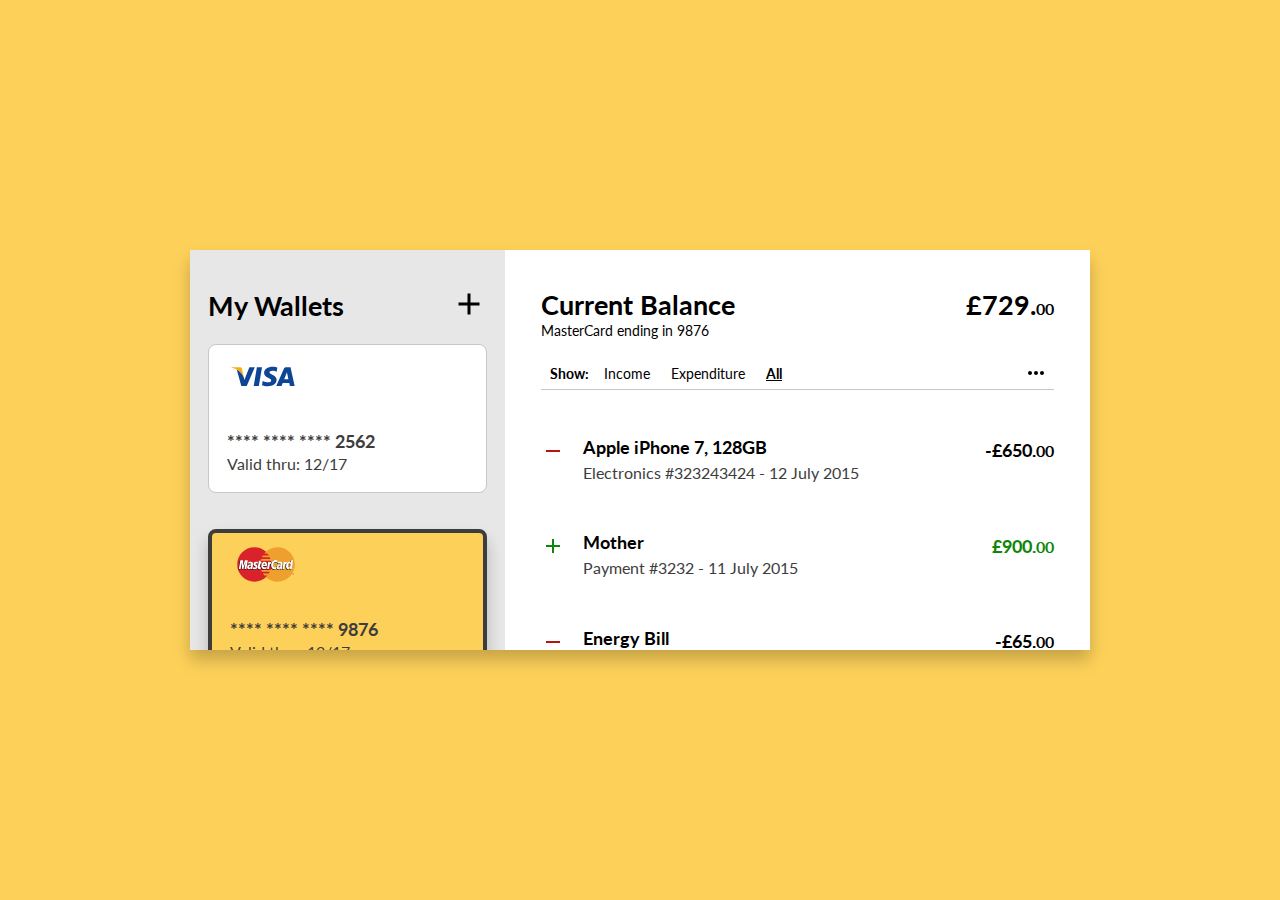
<file: 9-wallet/index.html>
<!DOCTYPE html>
<html lang="en">
  <head>
    <meta charset="UTF-8" />
    <meta name="viewport" content="width=device-width, initial-scale=1.0" />
    <meta http-equiv="X-UA-Compatible" content="ie=edge" />
    <title>Balance</title>
    <link href="https://fonts.googleapis.com/css?family=Lato&display=swap" rel="stylesheet" />
    <link rel="stylesheet" href="./styles.css" />
  </head>
  <body>
    <main class="content-container row">
      <section class="wallets-container">
        <div class="wallets-header row align--center">
          <h1>My Wallets</h1>
          <input type="image" src="img/plus.svg" class="button--add__wallet" alt="more options" />
        </div>
        <button class="card">
          <img class="icon__card" src="img/visa.svg" alt="" />
          <p class="card__number"><strong>**** **** **** 2562</strong></p>
          <p class="card__exp"><small>Valid thru: 12/17</small></p>
        </button>
        <button class="card active">
          <img class="icon__card" src="img/mastercard.svg" alt="" />
          <p class="card__number"><strong>**** **** **** 9876</strong></p>
          <p class="card__exp"><small>Valid thru: 12/17</small></p>
        </button>
        <button class="card">
          <img class="icon__card" src="img/maestro.svg" alt="" />
          <p class="card__number"><strong>**** **** **** 2012</strong></p>
          <p class="card__exp"><small>Valid thru: 12/17</small></p>
        </button>
      </section>
      <section class="balance-container">
        <header>
          <div class="row align--base">
            <div>
              <h1>Current Balance</h1>
              <h2 class="balance--card">MasterCard ending in 9876</h2>
            </div>
            <p class="amount balance">£729.<small>00</small></p>
          </div>
          <nav class="balance__filter row align--center">
            <span><strong>Show:</strong></span>
            <button id="filterIncomeBtn">Income</button>
            <button id="filterExpenditureBtn">Expenditure</button>
            <button id="filterAllBtn" class="filter--active">All</button>
            <button title="more filters" aria-label="more filters">
              <svg height="24" width="24" xmlns="http://www.w3.org/2000/svg">
                <path d="M0 0h24v24H0z" fill="none" />
                <path
                  d="M6 10c-1.1 0-2 .9-2 2s.9 2 2 2 2-.9 2-2-.9-2-2-2zm12 0c-1.1 0-2 .9-2 2s.9 2 2 2 2-.9 2-2-.9-2-2-2zm-6 0c-1.1 0-2 .9-2 2s.9 2 2 2 2-.9 2-2-.9-2-2-2z"
                />
              </svg>
            </button>
          </nav>
        </header>
        <ul>
          <li class="balance__item row align--center" data-type="expenditure">
            <svg
              fill="#000"
              height="24"
              viewBox="0 0 24 24"
              width="24"
              xmlns="http://www.w3.org/2000/svg"
            >
              <path d="M19 13H5v-2h14v2z" />
              <path d="M0 0h24v24H0z" fill="none" />
            </svg>
            <div>
              <p class="item__name"><strong>Apple iPhone 7, 128GB</strong></p>
              <p class="item__meta"><small>Electronics #323243424 - 12 July 2015</small></p>
            </div>
            <p class="amount item__amount expenditure">-£650.<small>00</small></p>
          </li>
          <li class="balance__item row align--center" data-type="income">
            <svg
              fill="#000"
              height="24"
              viewBox="0 0 24 24"
              width="24"
              xmlns="http://www.w3.org/2000/svg"
            >
              <path d="M19 13h-6v6h-2v-6H5v-2h6V5h2v6h6v2z" />
              <path d="M0 0h24v24H0z" fill="none" />
            </svg>
            <div>
              <p class="item__name"><strong>Mother</strong></p>
              <p class="item__meta"><small>Payment #3232 - 11 July 2015</small></p>
            </div>
            <p class="amount item__amount income">£900.<small>00</small></p>
          </li>
          <li class="balance__item row align--center" data-type="expenditure">
            <svg
              fill="#000"
              height="24"
              viewBox="0 0 24 24"
              width="24"
              xmlns="http://www.w3.org/2000/svg"
            >
              <path d="M19 13H5v-2h14v2z" />
              <path d="M0 0h24v24H0z" fill="none" />
            </svg>
            <div>
              <p class="item__name"><strong>Energy Bill</strong></p>
              <p class="item__meta"><small>Other #723245424 - 11 July 2015</small></p>
            </div>
            <p class="amount item__amount expenditure">-£65.<small>00</small></p>
          </li>
          <li class="balance__item row align--center" data-type="expenditure">
            <svg
              fill="#921414"
              height="24"
              viewBox="0 0 24 24"
              width="24"
              xmlns="http://www.w3.org/2000/svg"
            >
              <path d="M19 13H5v-2h14v2z" />
              <path d="M0 0h24v24H0z" fill="none" />
            </svg>
            <div>
              <p class="item__name"><strong>Odeon Cinemas</strong></p>
              <p class="item__meta"><small>Entertainment #323243424 - 10 July 2015</small></p>
            </div>
            <p class="amount item__amount expenditure">-£42.<small>50</small></p>
          </li>
        </ul>
      </section>
    </main>
    <script>
      const incBtn = document.getElementById('filterIncomeBtn')
      const expBtn = document.getElementById('filterExpenditureBtn')
      const allBtn = document.getElementById('filterAllBtn')
      const incomes = document.querySelectorAll('[data-type="income"]')
      const expenses = document.querySelectorAll('[data-type="expenditure"]')

      incBtn.addEventListener('click', () => {
        expenses.forEach(expense => (expense.style.display = 'none'))
        incomes.forEach(income => (income.style.display = 'flex'))

        incBtn.classList.add('filter--active')
        allBtn.classList.remove('filter--active')
        expBtn.classList.remove('filter--active')
      })
      expBtn.addEventListener('click', () => {
        expenses.forEach(expense => (expense.style.display = 'flex'))
        incomes.forEach(income => (income.style.display = 'none'))

        expBtn.classList.add('filter--active')
        incBtn.classList.remove('filter--active')
        allBtn.classList.remove('filter--active')
      })
      allBtn.addEventListener('click', () => {
        expenses.forEach(expense => (expense.style.display = 'flex'))
        incomes.forEach(expense => (expense.style.display = 'flex'))

        allBtn.classList.add('filter--active')
        expBtn.classList.remove('filter--active')
        allBtn.classList.remove('filter--active')
      })
    </script>
  </body>
</html>
</file>
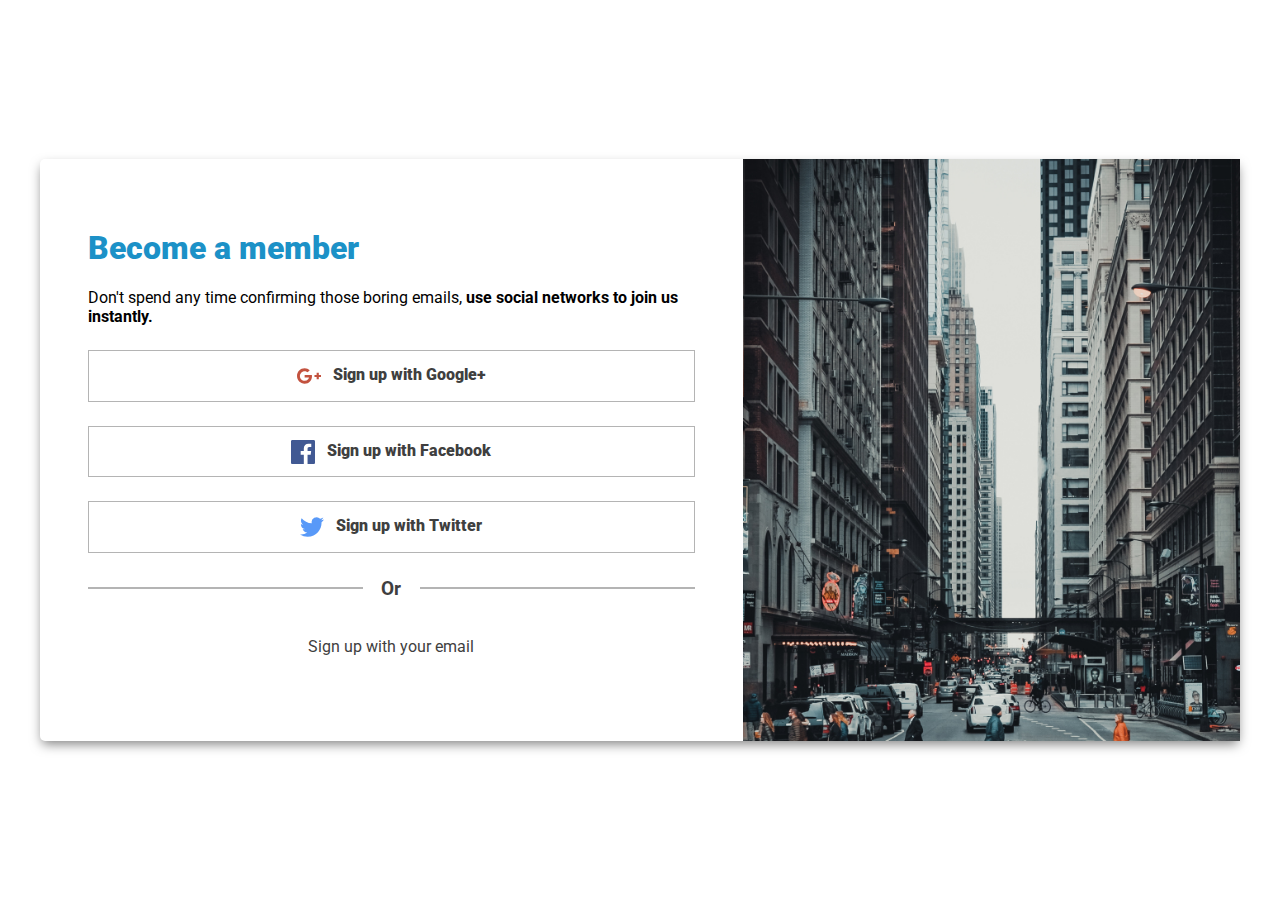
<file: 6-sign_up/index_v2.html>
<!DOCTYPE html>
<html lang="en">
  <head>
    <meta charset="UTF-8" />
    <meta name="viewport" content="width=device-width, initial-scale=1.0" />
    <meta http-equiv="X-UA-Compatible" content="ie=edge" />
    <title>Become a member</title>
    <link href="https://fonts.googleapis.com/css?family=Roboto:400,700" rel="stylesheet" />
    <link rel="stylesheet" href="./styles_v2.css" />
  </head>
  <body>
    <div class="content-wrapper row">
      <div class="sign-up--left">
        <header>
          <h1>Become a member</h1>
          <p>
            Don't spend any time confirming those boring emails,
            <strong>use social networks to join us instantly.</strong>
          </p>
        </header>
        <main>
          <section class="sign-up--social">
            <a class="sign-up--social__btn" href="http://" rel="noopener">
              <svg fill="#C3523F" viewBox="0 0 24 24" xmlns="http://www.w3.org/2000/svg">
                <path
                  d="M7.635 10.909v2.619h4.335c-.173 1.125-1.31 3.295-4.331 3.295-2.604 0-4.731-2.16-4.731-4.823 0-2.662 2.122-4.822 4.728-4.822 1.485 0 2.479.633 3.045 1.178l2.073-1.994c-1.33-1.245-3.056-1.995-5.115-1.995C3.412 4.365 0 7.785 0 12s3.414 7.635 7.635 7.635c4.41 0 7.332-3.098 7.332-7.461a6.96 6.96 0 0 0-.12-1.265H7.635zm16.365 0h-2.183V8.726h-2.183v2.183h-2.182v2.181h2.184v2.184h2.189V13.09H24"
                />
              </svg>
              Sign up with Google+
            </a>

            <a class="sign-up--social__btn" href="http://" rel="noopener">
              <svg fill="#415993" viewBox="0 0 24 24" xmlns="http://www.w3.org/2000/svg">
                <path
                  d="M22.676 0H1.324C.593 0 0 .593 0 1.324v21.352C0 23.408.593 24 1.324 24h11.494v-9.294H9.689v-3.621h3.129V8.41c0-3.099 1.894-4.785 4.659-4.785 1.325 0 2.464.097 2.796.141v3.24h-1.921c-1.5 0-1.792.721-1.792 1.771v2.311h3.584l-.465 3.63H16.56V24h6.115c.733 0 1.325-.592 1.325-1.324V1.324C24 .593 23.408 0 22.676 0"
                />
              </svg>
              Sign up with Facebook</a
            >

            <a class="sign-up--social__btn" href="http://" rel="noopener">
              <svg fill="#5899F8" viewBox="0 0 24 24" xmlns="http://www.w3.org/2000/svg">
                <path
                  d="M23.954 4.569a10 10 0 0 1-2.825.775 4.958 4.958 0 0 0 2.163-2.723c-.951.555-2.005.959-3.127 1.184a4.92 4.92 0 0 0-8.384 4.482C7.691 8.094 4.066 6.13 1.64 3.161a4.822 4.822 0 0 0-.666 2.475c0 1.71.87 3.213 2.188 4.096a4.904 4.904 0 0 1-2.228-.616v.061a4.923 4.923 0 0 0 3.946 4.827 4.996 4.996 0 0 1-2.212.085 4.937 4.937 0 0 0 4.604 3.417 9.868 9.868 0 0 1-6.102 2.105c-.39 0-.779-.023-1.17-.067a13.995 13.995 0 0 0 7.557 2.209c9.054 0 13.999-7.496 13.999-13.986 0-.209 0-.42-.015-.63a9.936 9.936 0 0 0 2.46-2.548l-.047-.02z"
                />
              </svg>
              Sign up with Twitter</a
            >
          </section>
          <section>
            <h2 class="sign-up__email--heading">Or</h2>
            <button class="sign-up__email--btn btn" onclick="openForm()">
              Sign up with your email
            </button>
            <form class="sign-up__email--form" action="">
              <label for="email">Email</label>
              <input
                type="email"
                name="email"
                id="email"
                spellcheck="false"
                required
              />
              <label for="password">Password</label>
              <input
                type="password"
                name="password"
                id="password"
                required
              />
              <div class="checkbox-container">
                <input class="checkbox" type="checkbox" name="tos" id="tos" required />
                <label class="checkbox" for="tos"
                  >I accept the Terms of Service and Privacy Policy</label
                >
              </div>
              <p>
                <a href="http://" target="_blank" rel="noopener noreferrer"
                  >Read our Terms of Service and Privacy Policy</a
                >
              </p>
              <input class="btn" type="submit" value="Sign up" />
          </section>
        </main>
      </div>
      <div class="sign-up--right__bg"></div>
    </div>
    <script>
      const openFormBtn = document.querySelector('.sign-up__email--btn')
      const emailForm = document.querySelector('.sign-up__email--form')

      const openForm = () => {
        const emailField = document.getElementById('email')

        // hide sign up with email button
        openFormBtn.style.display = "none";

        // display the email sign up form
        emailForm.style.display = "block";

        setTimeout(function(){
          emailForm.style.height = "100%";
          emailForm.style.opacity = 1;
          },1)

        // shift focus to the email input field
        emailField.focus();
      }

    </script>
  </body>
</html>
</file>
<file: 1-plan_picker/styles.css>
:root {
  --primary: rgb(100, 28, 213);
  font-size: 16px;
}

* {
  box-sizing: border-box;
}

html {
  line-height: 1.15; /* 1 */
  -webkit-text-size-adjust: 100%; /* 2 */
  height: 100%;
}

body {
  margin: 0;
  min-height: 100%;
  background: linear-gradient(
      161deg,
      rgba(117, 117, 117, 0.03) 0%,
      rgba(117, 117, 117, 0.03) 50%,
      rgba(8, 8, 8, 0.03) 50%,
      rgba(8, 8, 8, 0.03) 100%
    ),
    linear-gradient(
      59deg,
      rgba(245, 245, 245, 0.05) 0%,
      rgba(245, 245, 245, 0.05) 50%,
      rgba(68, 68, 68, 0.05) 50%,
      rgba(68, 68, 68, 0.05) 100%
    ),
    linear-gradient(
      286deg,
      rgba(107, 107, 107, 0.07) 0%,
      rgba(107, 107, 107, 0.07) 50%,
      rgba(7, 7, 7, 0.07) 50%,
      rgba(7, 7, 7, 0.07) 100%
    ),
    linear-gradient(
      123deg,
      rgba(9, 9, 9, 0.09) 0%,
      rgba(9, 9, 9, 0.09) 50%,
      rgba(120, 120, 120, 0.09) 50%,
      rgba(120, 120, 120, 0.09) 100%
    ),
    linear-gradient(
      170deg,
      rgba(202, 202, 202, 0.01) 0%,
      rgba(202, 202, 202, 0.01) 50%,
      rgba(19, 19, 19, 0.01) 50%,
      rgba(19, 19, 19, 0.01) 100%
    ),
    linear-gradient(
      210deg,
      rgba(64, 64, 64, 0.04) 0%,
      rgba(64, 64, 64, 0.04) 50%,
      rgba(4, 4, 4, 0.04) 50%,
      rgba(4, 4, 4, 0.04) 100%
    ),
    linear-gradient(90deg, rgb(249, 17, 190), rgb(100, 28, 213));
  font-family: 'Roboto', sans-serif;
  display: flex;
  flex-direction: column;
  align-items: center;
  justify-content: center;
}

h1 {
  color: #fff;
  text-align: center;
  font-size: 2.2rem;
}

h2 {
  font-size: 2rem;
  color: var(--primary);
  margin-bottom: 0.5rem;
}

.plan-picker {
  background: #fff;
  display: flex;
  margin: 0 auto;
  max-width: 800px;
  padding: 1rem;
  text-align: center;
  -webkit-box-shadow: 0px 14px 25px 0px rgba(0, 0, 0, 0.42);
  -moz-box-shadow: 0px 14px 25px 0px rgba(0, 0, 0, 0.42);
  box-shadow: 0px 14px 25px 0px rgba(0, 0, 0, 0.42);
}

@media (max-width: 650px) {
  .plan-picker {
    flex-direction: column;
  }
}

.plan-picker,
.plan {
  border-radius: 10px;
}

.plan-picker a {
  text-decoration: none;
  color: inherit;
}

.plan-picker .plan {
  height: 100%;
  min-width: 200px;
  max-width: 250px;
  padding: 0.5rem;
  display: flex;
  flex-direction: column;
}

.plan-picker .plan:hover {
  background: #e9e9e9;
}

.plan-picker svg {
  height: 3.5rem;
}

p.plan-description {
  margin: 0;
}

.plan .price-amount {
  font-size: 2rem;
  font-weight: bold;
}

.plan .plan-price {
  color: var(--primary);
}
</file>
<file: 10-account_settings/styles.css>
:root {
  --colour-primary: #fdec51;
  --colour-grey: #2f2f2f;
  --padding: 2.5rem 2.5rem 1.5rem;
  font-size: 16px;
}

* {
  box-sizing: border-box;
}

html {
  height: 100%;
  font-family: 'Ubuntu', sans-serif;
  line-height: 1.4;
}

body {
  background-color: var(--colour-grey);
  margin: 0;
  padding: 0;
  min-height: 100%;
  display: -webkit-box;
  display: flex;
  -webkit-box-orient: vertical;
  -webkit-box-direction: normal;
  flex-direction: column;
  -webkit-box-align: center;
  align-items: center;
  -webkit-box-pack: center;
  justify-content: center;
}

.content-container {
  width: 100%;
  background-color: var(--colour-primary);
  padding: var(--padding);
}

.form-bg,
.content-container {
  max-width: 450px;
}

.row {
  display: -webkit-box;
  display: flex;
}

.just--flex-end {
  -webkit-box-pack: end;
  justify-content: flex-end;
}

.align--centre {
  -webkit-box-align: center;
  align-items: center;
}

.clearfix::after {
  content: '';
  clear: both;
  display: table;
}

img {
  width: 100%;
  height: auto;
}

h1 {
  font-size: 1.2rem;
  line-height: 1.225;
  font-weight: 500;
}

button,
input[type='submit'] {
  border: none;
  font-family: inherit;
  font-weight: bold;
  background: none;
  cursor: pointer;
  font-size: 1rem;
  margin-left: 1.5rem;
  padding: 0.5rem 1rem;
}

button:hover,
input[type='submit']:hover {
  background-color: var(--colour-grey);
  color: var(--colour-primary);
  box-shadow: inset 0px 0px 11px 1px rgba(0, 0, 0, 0.51);
}

button:active,
input[type='submit']:active {
  color: var(--colour-grey);
  background-color: #000;
}

header button {
  font-size: 1.2rem;
  margin-left: auto;
}

main {
  position: relative;
}

.profile-image {
  position: absolute;
  /* to centre the image on the floated form:
    .form-bg top margin: 2.5rem
    .profile-image width: 3.5rem/2 */
  top: calc(2.5rem - 1.75rem);
  left: 2.5rem;
  border-radius: 50%;
  width: 3.5rem;
}

.form-bg {
  float: right;
  margin: 2.5rem -5rem 1rem 0;
  padding: var(--padding);
  color: var(--colour-grey);
  background-color: #fff;
  box-shadow: -8px 6px 17px 3px rgba(0, 0, 0, 0.22);
}

input:not([type='submit']),
label,
textarea {
  width: 100%;
  display: block;
}

input:not([type='submit']) {
  padding: 0.5rem;
}

label {
  margin-top: 0.5rem;
  font-size: 0.9rem;
  font-weight: bold;
}

.col--2nd {
  margin-left: 1rem;
  width: 50%;
}

.buttons-container {
  clear: right;
}
</file>
<file: 11-folders/styles.css>
:root {
  --colour-primary: rgb(139, 59, 210);
  --colour-grey: rgb(82, 29, 129);
}

* {
  box-sizing: border-box;
}

html {
  height: 100%;
  font-family: 'Ubuntu', sans-serif;
  line-height: 1.4;
}

body {
  background: linear-gradient(45deg, rgb(139, 59, 210), rgb(47, 30, 152));
  margin: 0;
  padding: 0;
  min-height: 100%;
  display: -webkit-box;
  display: flex;
  -webkit-box-orient: vertical;
  -webkit-box-direction: normal;
  flex-direction: column;
  -webkit-box-align: center;
  align-items: center;
  -webkit-box-pack: center;
  justify-content: center;
}

.content-container {
  width: 100%;
  max-width: 270px;
  background-color: var(--colour-primary);
  color: #fff;
}

.row {
  display: -webkit-box;
  display: flex;
}

.align--centre {
  -webkit-box-align: center;
  align-items: center;
}

.icon-folder {
  width: 1.3rem;
  height: auto;
  margin-right: 0.5rem;

  background: #fff;
  border-radius: 50%;
  padding: 0.2rem;
}

.icon-has_subfolder {
  margin-left: auto;
  -webkit-transition: all 0.3s ease-out;
  transition: all 0.3s ease-out;
}

button.active .icon-has_subfolder {
  -webkit-transform: rotate(-180deg);
  transform: rotate(-180deg);
}

button {
  border: none;
  font-family: inherit;
  color: inherit;
  font-weight: bold;
  background: none;
  cursor: pointer;
  font-size: 1rem;
  text-align: left;
  padding: 1rem;
}

button.folder {
  width: 100%;
  position: relative;
}
button.folder:hover {
  background: var(--colour-grey);
}

button.folder:active {
  background: rgb(17, 11, 22);
}

.sub-folders {
  background: var(--colour-grey);
  font-size: 0.9rem;
  margin: 0;
  width: 100%;
  position: relative;
  list-style: none;
  box-shadow: inset 0px 4px 5px 0px rgba(0, 0, 0, 0.49);
  max-height: 0;
  overflow: hidden;
  -webkit-transition: max-height 0.3s ease-out;
  transition: max-height 0.3s ease-out;
}

.folder:before,
.sub-folders:before {
  content: '';
  position: absolute;
  border-left: 2px solid rgba(255, 255, 255, 0.5);
  top: 0;
  /* button.folder padding + half of button image width*/
  left: calc(1rem + (1.3rem / 2) - 1px);
  height: 100%;
}

.folder:before,
.folder::after {
  content: '';
  position: absolute;
  border-left: 2px solid #fff;
  /* button.folder padding + half of button image width
  then take away half the 2px border */
  left: calc(1rem + (1.3rem / 2) - 1px);
  height: calc(50% - 0.6rem);
}

.folder::before {
  top: 0;
}

.folder::after {
  bottom: 0;
}

.sub-folder {
  position: relative;
  padding: 0.5rem;
  width: 100%;
}

/* fake dot list item */
.sub-folder::before {
  content: '';
  position: absolute;
  width: 0.4rem;
  height: 0.4rem;
  border-radius: 50%;
  background: #fff;
  border: 0.4rem solid var(--colour-grey);
  /* button.folder padding + half of button image width*/
  left: -1.45rem;
  top: 0.55rem;
}

.sub-folder:hover.sub-folder::before,
.sub-folder:focus.sub-folder::before {
  border-color: #fff;
}

.sub-folder:first-of-type {
  padding-top: 1.5rem;
}

.sub-folder:first-of-type::before {
  top: 1.45rem;
}

.sub-folder:last-of-type {
  padding-bottom: 1.5rem;
}

a {
  text-decoration: none;
  color: inherit;
  display: block;
}

a:hover {
  text-decoration: underline;
  font-weight: bold;
}
</file>
<file: 12-shoe/styles.css>
:root {
  --colour-primary: rgb(255, 74, 2);
}

* {
  box-sizing: border-box;
}

html {
  height: 100%;
  font-family: 'Ubuntu', sans-serif;
  line-height: 1.4;
}

body {
  background: rgb(206, 206, 206);
  margin: 0;
  padding: 0;
  min-height: 100%;
  display: -webkit-box;
  display: flex;
  -webkit-box-orient: vertical;
  -webkit-box-direction: normal;
  flex-direction: column;
  -webkit-box-align: center;
  align-items: center;
  -webkit-box-pack: center;
  justify-content: center;
}

img {
  width: 100%;
  height: auto;
}

button {
  border: none;
  font-family: inherit;
  color: inherit;
  font-weight: bold;
  background: none;
  cursor: pointer;
  font-size: 1rem;
  padding: 1rem;
  margin-top: 1.5rem;
  color: var(--colour-primary);
}

.btn--primary {
  background-color: var(--colour-primary);
  color: #fff;
}

.btn--ghost {
  border: 1px solid var(--colour-primary);
}

.btn--ghost:hover,
.btn--ghost:focus {
  color: #fff;
}

h1 {
  margin: 0;
}

.content-container {
  width: 100%;
  max-width: 950px;
  min-height: 300px;
}

.row {
  display: -webkit-box;
  display: flex;
}

.align--centre {
  -webkit-box-align: center;
  align-items: center;
}

.a11ytxt {
  border: 0;
  clip: rect(0 0 0 0);
  height: 1px;
  margin: -1px;
  overflow: hidden;
  padding: 0;
  position: absolute;
  width: 1px;
}

.decortxt {
  position: absolute;
  top: -4rem;
  right: 0;
  font-size: 13rem;
  letter-spacing: -14px;
  color: rgb(87, 87, 87);
  -webkit-user-select: none;
  -moz-user-select: none;
  -ms-user-select: none;
  user-select: none;
}

.logo {
  width: 2rem;
}

.product__meta,
.product__imagery,
button {
  border-radius: 8px;
}

/*
Imagery - Left
*/

.product-imagery__container {
  position: relative;
  width: 40%;
}

.product__imagery {
  height: 100%;
  background-color: rgb(218, 218, 218);
  padding: 1rem;
  position: absolute;
  z-index: 1;
  left: 0;
  top: 0;
  box-shadow: 0px 0px 25px 8px rgba(0, 0, 0, 0.32);
}

.product__image {
  width: 85%;
  margin-left: 2rem;
}

.product__features--container {
  position: relative;
  width: 100%;
  height: 100%;
}

.product__feature {
  position: absolute;
  z-index: 99;
  padding: 0.5rem;
  color: #fff;
}

.product__feature--txt {
  display: inline-block;
  -webkit-transform: translateX(-1rem);
  transform: translateX(-1rem);
  visibility: hidden;
  opacity: 0;
  background: rgb(171, 13, 192);
  padding: 0 0.5rem;
  border-top-right-radius: 20px;
  border-bottom-right-radius: 20px;
  margin: 0.5rem 0 0 -0.5rem;
  -webkit-transition: -webkit-transform 0.5s ease-in-out;
  transition: -webkit-transform 0.5s ease-in-out;
  transition: transform 0.5s ease-in-out;
  transition: transform 0.5s ease-in-out, -webkit-transform 0.5s ease-in-out;
}

.product__feature--icon {
  background: rgb(171, 13, 192);
  border-radius: 50%;
  font-weight: bold;
  height: 2.5rem;
  width: 2.5rem;
  -webkit-box-pack: center;
  justify-content: center;
  -webkit-box-align: center;
  align-items: center;
  font-size: 1.5rem;
  display: -webkit-inline-box;
  display: inline-flex;
  line-height: 1;
  -webkit-transition: all 0.2s ease-in-out;
  transition: all 0.2s ease-in-out;
}

.product__feature:hover .product__feature--txt,
.product__feature:focus .product__feature--txt {
  opacity: 1;
  visibility: visible;
  -webkit-transform: translateX(0px);
  transform: translateX(0px);
}

.product__feature:hover .product__feature--icon,
.product__feature:focus .product__feature--icon {
  -webkit-transform: rotate(45deg);
  transform: rotate(45deg);
}

.product__feature[data-feature='1'] {
  top: 10%;
  left: 20%;
}

.product__feature[data-feature='2'] {
  top: calc(10% + 12rem);
  left: 50%;
}

.product__feature[data-feature='3'] {
  top: calc(10% + 16rem);
  right: 0;
}

/*
META right side
*/

.product__meta {
  box-shadow: 0px 0px 25px 8px rgba(0, 0, 0, 0.32);
  -webkit-box-flex: 1;
  flex: 1;
  background-color: #fff;
  padding: 3rem;
  margin: 1rem 0;
  border-top-left-radius: 0px;
  border-bottom-left-radius: 0px;
}

.product__price {
  font-weight: bold;
}
.product__price[data-discounted='true'] {
  font-size: 0.8rem;
  margin-left: 1rem;
  padding: 0.2rem 0.4rem;
  background-color: rgb(255, 0, 0);
  color: #fff;
}

.discount--amount {
  font-size: 1rem;
}

.product__price--rrp {
  text-decoration: line-through;
}

.product__price--discount,
.product__price[data-discounted='true'] p {
  margin: 0;
}

/*
Order form
*/

fieldset,
button {
  display: block;
}

fieldset {
  border: none;
  padding: 1rem 0;
}

legend {
  font-size: 1.2rem;
  font-weight: bold;
  margin-bottom: -1rem;
}

/* SIZE */

/* no radio for radios*/
/* take the radio input off-screen for good */
.order-form input[type='radio'] {
  border: 0;
  clip: rect(0 0 0 0);
  height: 1px;
  margin: -1px;
  overflow: hidden;
  padding: 0;
  position: absolute;
  width: 1px;
}

.order-form input[type='radio'] + label {
  display: inline-block;
  vertical-align: middle;
  margin: 0.4rem;
  padding: 0.8rem 1rem;
  border: 1px dashed rgb(122, 122, 122);
}

.order-form input[type='radio']:focus + label {
  border: 2px dashed var(--colour-primary);
}

.order-form input:checked + label {
  color: var(--colour-primary);
  font-weight: bold;
  font-size: 1.5rem;
  border: 2px solid var(--colour-primary);
}

/* QUANTITY */

label.quantity {
  display: block;
  font-size: 1.2rem;
  font-weight: bold;
}

.quantity--btn {
  margin-top: 0.5rem;
  padding: 0.2rem;
  font-size: 1.5rem;
  display: inline-block;
  width: 3rem;
}

input[type='number'] {
  margin: 0;
  width: 3rem;
  padding: 0.2rem;
  font-size: 1.2rem;
  border: 1px solid #000;
  margin: 0 -0.3rem;
  text-align: center;
  -webkit-appearance: textfield;
  -moz-appearance: textfield;
  appearance: textfield;
}
input[type='number']::-webkit-inner-spin-button,
input[type='number']::-webkit-outer-spin-button {
  -webkit-appearance: none;
}

/* BUY NOW submit */

button[type='submit'] {
  min-width: 10rem;
  margin-right: 1rem;
}

button[type='submit']:hover,
button[type='submit']:focus {
  background: rgb(161, 46, 0);
  box-shadow: 5px 5px 25px 3px rgba(0, 0, 0, 0.25);
}

/* Carousel */

.js-carrousel {
  position: absolute;
  top: 15%;
  left: -30%;
  width: 150%;
}

.relative {
  position: relative;
}
.mod--hidden {
  overflow: hidden;
}

.invisible {
  border: 0;
  clip: rect(0 0 0 0);
  height: 1px;
  margin: -1px;
  overflow: hidden;
  padding: 0;
  position: absolute;
  width: 1px;
}

.product-carrousel__container {
  white-space: nowrap;
}
.product-carrousel__control__list {
  position: absolute;
  list-style-type: none;
  top: 100%;
  right: 0;
  left: 1rem;
  margin-top: -0.5em;
  padding-left: 0;
  text-align: center;
}
.product-carrousel__control__list__item {
  display: inline-block;
  margin: 0 0.5em;
}
.product-carrousel__control__list__link {
  display: inline-block;
  width: 1em;
  height: 1em;
  background: #e2e2e2;
  border: 3px solid var(--colour-primary);
  border-radius: 1em;
  cursor: pointer;
}

.product-carrousel__control__list__link[aria-selected='true'] {
  background: var(--colour-primary);
}

.product-carrousel__button-container {
  position: absolute;
}
.product-carrousel__button__previous {
  top: 40%;
  left: 3.5rem;
  z-index: 10;
}
.product-carrousel__button__next {
  top: 40%;
  right: 1.5rem;
}
.product-carrousel__button__button {
  margin: 0;
  padding: 0;
  background: transparent;
  border: 0;
  cursor: pointer;
}

.js-carrousel__content h3 {
  text-align: center;
  margin-top: 40%;
}

/* ------------------ transition slide ------------------ */
.slide .carrousel__content {
  display: inline-block;
  vertical-align: top;
  visibility: visible;
  width: 100%;
  position: relative;
  -webkit-transition: visibility 0s ease, -webkit-transform 0.5s ease-in;
  transition: visibility 0s ease, -webkit-transform 0.5s ease-in;
  transition: visibility 0s ease, transform 0.5s ease-in;
  transition: visibility 0s ease, transform 0.5s ease-in, -webkit-transform 0.5s ease-in;
  -webkit-transition-delay: 0;
  transition-delay: 0;
  white-space: normal;
}

[data-carrousel-active-slide='1'].slide > .carrousel__content {
  -webkit-transform: translateX(0);
  transform: translateX(0);
}
[data-carrousel-active-slide='2'].slide > .carrousel__content {
  -webkit-transform: translateX(-100%);
  transform: translateX(-100%);
}
[data-carrousel-active-slide='3'].slide > .carrousel__content {
  -webkit-transform: translateX(-200%);
  transform: translateX(-200%);
}

[data-carrousel-active-slide].slide > [aria-hidden='true'].carrousel__content {
  visibility: hidden;
  -webkit-transition-delay: 0.5s, 0s;
  transition-delay: 0.5s, 0s;
}

/* ------------------ transition fade ------------------ */
.fade .carrousel__content {
  -webkit-animation: fadein 1s;
  animation: fadein 1s;
  white-space: normal;
}
.fade .carrousel__content[aria-hidden='true'] {
  -webkit-animation: fadeout 1s;
  animation: fadeout 1s;
}
.fade .carrousel__content[aria-hidden='true'] {
  display: none;
}

@-webkit-keyframes fadeout {
  0% {
    opacity: 1;
  }
  100% {
    opacity: 0;
  }
}

@keyframes fadeout {
  0% {
    opacity: 1;
  }
  100% {
    opacity: 0;
  }
}
@-webkit-keyframes fadein {
  0% {
    opacity: 0;
  }
  100% {
    opacity: 1;
  }
}
@keyframes fadein {
  0% {
    opacity: 0;
  }
  100% {
    opacity: 1;
  }
}
</file>
<file: 3-order_thanks/styles.css>
:root {
  --colour-primary: #75130c;
  --colour-grey: #474747;
  font-size: 18px;
}

* {
  box-sizing: border-box;
}

html {
  height: 100%;
  font-family: 'Roboto', sans-serif;
}

body {
  margin: 0;
  padding: 0;
  min-height: 100%;
  background: var(--colour-primary);
  display: -webkit-box;
  display: flex;
  -webkit-box-orient: vertical;
  -webkit-box-direction: normal;
  flex-direction: column;
  -webkit-box-align: center;
  align-items: center;
  -webkit-box-pack: center;
  justify-content: center;
}

a {
  color: var(--colour-primary);
  font-weight: 900;
}

a:hover {
  text-decoration: underline;
}

h1,
h2 {
  font-weight: 900;
}

strong,
.product-name {
  font-weight: 500;
}

.a11ytxt {
  border: 0;
  clip: rect(0 0 0 0);
  height: 1px;
  margin: -1px;
  overflow: hidden;
  padding: 0;
  position: absolute;
  width: 1px;
}

.page-container {
  background: #fff;
  max-width: 700px;
  border-radius: 7px;
  box-shadow: 0px 14px 25px 0px rgba(0, 0, 0, 0.42);
  margin: 1rem auto;
}

.row {
  display: flex;
}

.col-2 {
  width: 20%;
}

.col-6 {
  width: 60%;
}
.col-8 {
  width: 80%;
}

.align--centre {
  text-align: center;
}

.align--right {
  text-align: right;
}

.order-details,
.page-container footer {
  padding: 1rem 3rem 0rem;
}

.page-container footer {
  padding: 0 3rem;
}

/************
 Header - Thank you!
************/

.order-details nav {
  display: flex;
  align-items: center;
  justify-content: space-between;
}

nav a {
  color: inherit;
  text-decoration: none;
}

nav a:hover {
  text-decoration: none;
}

.page-container .account-container {
  display: flex;
  flex-direction: column;
  align-items: center;
}

.account-container p,
.order-table-headings p {
  margin: 0;
}

.account-container .account-icon {
  width: 2rem;
}

.account-container:hover {
  fill: var(--colour-primary);
  color: var(--colour-primary);
}

.account-container:active {
  fill: #da291c;
  color: #da291c;
}

/************
Order summary - Your order
************/

.order-summary h1 {
  margin-top: 3rem;
}

.order-table-headings {
  font-size: 0.85rem;
  background: #e0e0e0;
}

.order-table-headings,
.product-list__item p,
.order-total p {
  margin: 0;
  padding: 1rem 0.5rem;
}

.product-list,
.contact-list {
  list-style: none;
  margin: 0;
  padding: 0;
}

.product-name,
.product-price {
  display: block;
}

.order-total {
  border-top: 1px solid var(--colour-primary);
}

/************
Footer - questions
************/

.page-container footer {
  margin-top: 5rem;
  font-size: 0.85rem;
  color: #303030;
}

.page-container footer p {
  margin: 0.5rem 0;
}

/*bike bg image*/
.bg-bicycle {
  height: 15rem;
  background-image: url('img/bg-bicycle.png');
  background-size: calc(100% - 6rem);
  background-repeat: no-repeat;
  background-position: bottom right;
}

/************
Media Q
************/

@media (max-width: 650px) {
  .page-container {
    margin-top: 2rem;
    margin-bottom: 2rem;
  }
  .order-details {
    padding: 1rem 1.5rem 0;
  }
  .page-container footer {
    padding: 0 1.5rem;
  }
}

@media (max-width: 400px) {
  :root {
    font-size: 16px;
  }
  body {
    justify-content: flex-start;
  }
  .order-details {
    padding: 1rem 0.5rem 0;
  }
  .page-container footer {
    padding: 0 0.5rem;
  }
  .account-container p {
    display: none;
  }
  .order-table-headings {
    font-size: 0.9rem;
  }
  .account-container .account-icon {
    width: 2.5rem;
  }
}
</file>
<file: 4-messenger/styles.css>
:root {
  --colour-primary: #0051bb;
  --colour-primary--light: #c4e0fa;
  --colour-primary--dark: #022a5f;
  --colour-secondary: #e2e2e2;
  --colour-error: #ff9191;
  --colour-grey: #a1a1a1;
}

* {
  box-sizing: border-box;
}

html {
  height: 100%;
  font-family: 'Roboto', sans-serif;
}

body {
  margin: 0;
  padding: 0;
  min-height: 100%;
  background: var(--colour-primary--light);
  display: -webkit-box;
  display: flex;
  -webkit-box-orient: vertical;
  -webkit-box-direction: normal;
  flex-direction: column;
  -webkit-box-align: center;
  align-items: center;
  -webkit-box-pack: center;
  justify-content: center;
}

.a11ytxt {
  border: 0;
  clip: rect(0 0 0 0);
  height: 1px;
  margin: -1px;
  overflow: hidden;
  padding: 0;
  position: absolute;
  width: 1px;
}

.row {
  display: flex;
  align-items: center;
}

.pad__default {
  padding: 1rem 1rem 0.6rem;
}

.btn {
  border: none;
  background: transparent;
  cursor: pointer;
  font-family: inherit;
  font-size: 1rem;
}

.window__container {
  max-width: 420px;
  background-color: #fff;
}

/****
Header
*****/

.window__header {
  background-color: var(--colour-primary);
  color: #fff;
}

.status {
  margin-right: 0.5rem;
  width: 1rem;
  height: 1rem;
}

.status__blocked svg {
  fill: var(--colour-error);
}

.message__recipient {
  font-size: 1.2rem;
  margin-right: auto;
}

.window__close {
  color: transparent;
  position: relative;
  width: 1rem;
  height: 1rem;
  padding: 1rem;
  color: #fff;
}

.window__close:before,
.window__close:after {
  content: '';
  position: absolute;
  left: 1rem;
  width: 1rem;
  height: 1px;
  background-color: currentColor;
}

.window__close:before {
  -webkit-transform: rotate(-45deg);
  transform: rotate(-45deg);
}

.window__close:after {
  -webkit-transform: rotate(45deg);
  transform: rotate(45deg);
}

.window__close:hover {
  color: var(--colour-grey);
}

/***********************
Main - message container
***********************/

.message__date {
  text-align: center;
  position: relative;
}

.message__date:before,
.message__date:after {
  content: '';
  position: absolute;
  top: 0.4rem;
  width: 40%;
  height: 1px;
  background-color: currentColor;
  opacity: 0.5;
}

.message__date:before {
  left: 0;
}

.message__date:after {
  right: 0;
}

.message__date,
.message__container button {
  text-transform: uppercase;
}

.message__timestamp,
.message__date {
  color: var(--colour-grey);
  font-size: 0.8rem;
}

.message__timestamp {
  margin: 1rem 0 0.2rem;
}

.message__body {
  margin: 0 0 0.5rem;
  padding: 0.8rem 0.5rem;
  position: relative;
}

.message:not(.system__message) .message__body {
  border-radius: 15px;
  max-width: 80%;
  display: inline-block;
}

.message.received .message__body {
  border-top-right-radius: 0px;
}

.message.sent .message__body {
  border-top-left-radius: 0px;
}

.message__body:before {
  content: '';
  position: absolute;
  width: 0;
  height: 0;
}

.message.sent .message__body:before {
  top: 0;
  left: -5px;
  border-left: 5px solid transparent;
  border-top: 10px solid var(--colour-secondary);
}

.message.received:not(.system__message) .message__body:before {
  top: 0;
  right: -5px;
  border-right: 5px solid transparent;
  border-top: 10px solid var(--colour-primary--light);
}

.message.received {
  text-align: right;
}

.message.received .message__body {
  text-align: left;
}

.received .message__body {
  background-color: var(--colour-primary--light);
}

.sent .message__body {
  background-color: var(--colour-secondary);
}

.message__blocked .message__body {
  background-color: var(--colour-error);
}

/* Form - message */

.message__container form {
  border-top: 1px solid var(--colour-secondary);
  padding-top: 0.5rem;
}

.message__container input {
  padding: 1rem;
  border: none;
  width: 80%;
  font-size: 1rem;
  font-family: inherit;
}

.message__container form button {
  padding: 1rem;
  color: var(--colour-primary);
  font-weight: 900;
}

.message__container form button:disabled {
  color: var(--colour-grey);
  cursor: default;
}

@media (max-width: 400px) {
  body {
    justify-content: flex-start;
  }
}
</file>
<file: 6-sign_up/styles.css>
:root {
  --colour-primary: #1c91c7;
  --colour-grey: #3f3f3f;
  --colour-grey--light: #b4b4b4;
}

* {
  box-sizing: border-box;
}

html {
  height: 100%;
  font-family: 'Roboto', sans-serif;
  color: var(--colour-secondary);
}

body {
  background-color: var(--colour-grey);
  margin: 0;
  padding: 0;
  min-height: 100%;
  display: -webkit-box;
  display: flex;
  -webkit-box-orient: vertical;
  -webkit-box-direction: normal;
  flex-direction: column;
  -webkit-box-align: center;
  align-items: center;
  -webkit-box-pack: center;
  justify-content: center;
}

.content-wrapper {
  max-width: 1200px;
  width: 100%;
  border-radius: 5px;
  background: #fff;
  -webkit-box-shadow: 0px 5px 12px -2px rgba(0, 0, 0, 0.5);
  -moz-box-shadow: 0px 5px 12px -2px rgba(0, 0, 0, 0.5);
  box-shadow: 0px 5px 12px -2px rgba(0, 0, 0, 0.5);
}

.row {
  display: flex;
}

.a11ytxt {
  border: 0;
  clip: rect(0 0 0 0);
  height: 1px;
  margin: -1px;
  overflow: hidden;
  padding: 0;
  position: absolute;
  width: 1px;
}

h1,
a {
  color: var(--colour-primary);
  font-weight: 900;
}

/***********
left side 
*************/

.sign-up--left {
  padding: 3rem;
}

.sign-up--social__btn,
.sign-up__email--btn {
  display: block;
  width: 100%;
  margin: 1.5rem 0;
  padding: 0.8rem;
  text-align: center;
  color: var(--colour-grey);
  text-decoration: none;
  transition: box-shadow 0.3s ease-in-out;
}

.sign-up--social__btn {
  border: 1px solid var(--colour-grey--light);
}

.sign-up--social__btn:hover,
input[type='submit']:hover {
  border-color: transparent;
  -webkit-box-shadow: 0px 5px 12px -2px rgba(0, 0, 0, 0.5);
  -moz-box-shadow: 0px 5px 12px -2px rgba(0, 0, 0, 0.5);
  box-shadow: 0px 5px 12px -2px rgba(0, 0, 0, 0.5);
}

.sign-up--social__btn svg {
  height: 1.5rem;
  vertical-align: middle;
  margin-right: 0.5rem;
}

/* Sign up with email */

.sign-up__email--heading {
  font-size: 1.2rem;
  color: var(--colour-grey);
  position: relative;
  text-align: center;
  margin: 0;
}

.sign-up__email--heading:before,
.sign-up__email--heading:after {
  content: '';
  position: absolute;
  width: calc(27% - 1rem);
  top: 0.6rem;
  border: 0.02rem solid var(--colour-grey--light);
}
.sign-up__email--heading:before {
  left: 0;
}

.sign-up__email--heading::after {
  right: 0;
}

.sign-up__email--btn:hover {
  text-decoration: underline;
}

/* Form - email sign up */

.sign-up__email--form label,
.checkbox-container {
  margin-top: 1rem;
  margin-bottom: 0.5rem;
  font-weight: 900;
}

.sign-up__email--form label:not(.checkbox),
.sign-up__email--form input:not(.checkbox) {
  width: 100%;
  display: block;
}

.sign-up__email--form input {
  padding: 0.8rem 0.5rem;
}

.sign-up__email--form input[type='submit'] {
  background-color: var(--colour-primary);
  color: #fff;
  font-weight: 900;
}

.sign-up__email--form input[type='submit']:active {
  background-color: #fff;
  color: var(--colour-primary);
}

/* Strip button element default styling */
.btn {
  border: none;
  background: transparent;
  font-family: inherit;
  font-size: 1rem;
  cursor: pointer;
  display: inline-block;
}

/*************
right side - img
************/

.sign-up--right__bg {
  width: 45%;
  min-width: 150px;
  background-image: url('img/bg-street.jpg');
  background-repeat: no-repeat;
  background-size: cover;
}


@media screen and (max-width: 780px) {
  .sign-up__email--heading:before,
  .sign-up__email--heading:after {
    width: 20%;
  }
}

@media screen and (max-width: 680px) {
  body {
    justify-content: flex-start;
  }
  .row {
    flex-direction: column;
  }
  .sign-up--left {
    padding: 1rem 0.5rem;
  }
  .sign-up--right__bg {
    width: 100%;
    min-height: 400px;
    background-position: center;
  }
  .sign-up__email--heading:before,
  .sign-up__email--heading:after {
    width: 25%;
  }
}

@media screen and (max-width: 490px) {
  .sign-up__email--heading:before,
  .sign-up__email--heading:after {
    width: 15%;
  }
}
</file>
<file: 7-blog_post/styles.css>
:root {
  --colour-primary: #dd6413;
  --colour-primary--light: #fad186;
  --colour-grey: #443d47;
  --colour-grey--light: #b4b4b4;
  --padding--default: 2rem 1.5rem 1rem 2rem;
}

* {
  box-sizing: border-box;
}

html {
  height: 100%;
  font-family: 'Roboto', sans-serif;
  color: #000;
  line-height: 1.4;
}

body {
  background-color: var(--colour-primary--light);
  margin: 0;
  padding: 0;
  min-height: 100%;
  display: -webkit-box;
  display: flex;
  -webkit-box-orient: vertical;
  -webkit-box-direction: normal;
  flex-direction: column;
  -webkit-box-align: center;
  align-items: center;
  -webkit-box-pack: center;
  justify-content: center;
}

.content-wrapper {
  max-width: 900px;
  width: 100%;
  background: #fff;
}

.row {
  display: flex;
}

.just--space-between {
  justify-content: space-between;
}

.align--center {
  align-items: center;
}

p {
  font-size: 1.2rem;
}

button {
  border: none;
  background: transparent;
  cursor: pointer;
  display: inline-block;
}

/******
header - left side
*******/

.post__header {
  color: #fff;
  background-color: var(--colour-grey);
  display: flex;
  flex-direction: column;
  justify-content: space-between;
  padding: 2rem 1.5rem 2rem;
  width: 40%;
}

.post__header h1 {
  position: relative;
  font-size: 1.7rem;
  line-height: 1.2;
}

.post__subtitle {
  font-weight: 500;
}

.post__header h1:after {
  content: '';
  position: absolute;
  bottom: -1rem;
  left: 0;
  background: var(--colour-primary);
  height: 5px;
  width: 20%;
}

.post__author--img {
  border-radius: 50%;
  width: 60px;
  height: 60px;
  margin-right: 0.5rem;
  -webkit-box-shadow: 0px 9px 14px -2px rgba(0, 0, 0, 0.55);
  -moz-box-shadow: 0px 9px 14px -2px rgba(0, 0, 0, 0.55);
  box-shadow: 0px 9px 14px -2px rgba(0, 0, 0, 0.55);
}

/*******
main - post on right side
********/

.post__container {
  width: 60%;
  -webkit-box-shadow: 9px 0px 18px -2px rgba(0, 0, 0, 0.35);
  -moz-box-shadow: 9px 0px 18px -2px rgba(0, 0, 0, 0.35);
  box-shadow: 9px 0px 18px -2px rgba(0, 0, 0, 0.35);
}

.post__body {
  padding: 2rem 1.5rem 1rem 2rem;
}

.post__body p:first-of-type::first-letter {
  font-weight: 900;
  font-size: 1.5rem;
}

footer.post__meta {
  padding: 0.4rem 2rem;
  -webkit-box-shadow: 0px -4px 11px -3px rgba(0, 0, 0, 0.15);
  -moz-box-shadow: 0px -4px 11px -3px rgba(0, 0, 0, 0.15);
  box-shadow: 0px -4px 11px -3px rgba(0, 0, 0, 0.15);
}

.post__meta p {
  font-size: 0.9rem;
}

.post__meta a {
  color: var(--colour-grey);
  text-decoration: none;
  padding: 1rem;
}

.post__meta svg {
  fill: #000;
  width: 1.5rem;
  height: 1.5rem;
}

.post__comment--count svg {
  margin-right: 0.2rem;
}

.post__meta a:hover svg,
.post__meta button:hover svg {
  fill: var(--colour-primary);
}

@media only screen and (max-width: 800px) {
  header.post__header {
    justify-content: flex-start;
  }
}

@media only screen and (max-width: 700px) {
  .content-wrapper.row {
    flex-direction: column;
    width: 100%;
  }
  .post__header,
  .post__container {
    width: 100%;
  }
  header.post__header {
    justify-content: flex-start;
  }
}

@media only screen and (max-width: 430px) {
  .post__meta.row {
    flex-direction: column;
    width: 100%;
  }
  p.post__date {
    text-align: center;
  }
  .post__meta .row {
    justify-content: center;
  }
  .post__header,
  .post__body {
    padding: 1rem 0.5rem 0.5rem 1rem;
  }
}
</file>
<file: 8-pink_article/styles.css>
:root {
  --colour-primary: #aa5a5a;
  --colour-primary--light: #f8d9d9;
  --colour-grey: #443d47;
  --colour-grey--light: #b4b4b4;
}

* {
  box-sizing: border-box;
}

html {
  height: 100%;
  font-family: 'Roboto', sans-serif;
  color: #000;
  line-height: 1.4;
}

body {
  background-color: var(--colour-primary--light);
  margin: 0;
  padding: 0;
  min-height: 100%;
  display: -webkit-box;
  display: flex;
  -webkit-box-orient: vertical;
  -webkit-box-direction: normal;
  flex-direction: column;
  -webkit-box-align: center;
  align-items: center;
  -webkit-box-pack: center;
  justify-content: center;
}

.content-wrapper {
  max-width: 900px;
  width: 100%;
  background: #fff;
  position: relative;
}

.row {
  display: -webkit-box;
  display: flex;
}

.just--space-between {
  -webkit-box-pack: justify;
  justify-content: space-between;
}

img {
  width: 100%;
  height: auto;
}

svg {
  vertical-align: bottom;
}

h1 {
  font-weight: 400;
  font-size: 3.5rem;
  line-height: 1.225;
}

h1,
.article__meta {
  font-family: 'Playfair Display', serif;
}

a {
  text-transform: uppercase;
  font-size: 0.8rem;
  text-decoration: none;
  color: inherit;
}

a:hover {
  font-weight: 900;
}

nav {
  position: absolute;
  top: 0;
  left: 0;
  padding: 1.5rem 1rem;
  width: 100%;
}

nav a {
  border-bottom: 3px transparent;
  display: inline-block;
  padding: 0.5rem 0.5rem 0;
}

.main-nav__back {
  position: relative;
}

.main-nav__back svg {
  height: 0.8rem;
  width: 0.8rem;
  vertical-align: text-bottom;
}

.main-nav__back:hover svg,
.main-nav__back:hover span {
  position: absolute;
  top: -1px;
  left: 1.5rem;
}

.main-nav__back:hover svg {
  left: 0.4rem;
  top: 2px;
}

.main-nav__links {
  float: right;
}

.main-nav__link {
  margin-left: 1rem;
}

.active {
  border-bottom: 3px solid #000;
}

/*****
Left - img
*****/

.article__main-img {
  width: 35%;
  -o-object-fit: cover;
  object-fit: cover;
}

/*****
Right - img
*****/

.article__body {
  padding: 5rem;
}

.article__title {
  width: 75%;
  position: relative;
}

.article__title:after {
  position: absolute;
  content: '';
  top: 75%;
  margin-left: 1rem;
  left: 100%;
  width: 25%;
  background: #000;
  height: 0.25rem;
}

.article__meta a {
  text-transform: none;
  font-size: 1rem;
  text-decoration: underline;
}

.article__img--container,
.acticle__excerpt {
  width: 45%;
  min-width: 150px;
  margin: 0;
}

.article__video--thumbnail {
  position: relative;
}

.icon--play {
  position: absolute;
  top: calc(50% - 1.5rem);
  left: calc(50% - 1.5rem);
  width: 3rem;
  height: 3rem;
}

.article__video--thumbnail:before {
  content: '';
  position: absolute;
  top: calc(50% - 27px);
  left: calc(50% - 29px);
  width: 50px;
  height: 50px;
  border-radius: 50%;
  background-color: #fff;
  border: 4px solid #fff;
}

.article__video:hover .article__video--thumbnail {
  opacity: 0.7;
}

@media only screen and (max-width: 850px) {
  .article__body {
    padding: 2rem 0.5rem 1rem;
  }
}

@media only screen and (max-width: 700px) {
  .article__main-img {
    width: 100%;
    max-height: 400px;
  }
  .article__title,
  .article__img--container,
  .acticle__excerpt {
    width: 100%;
  }
  .article__title:after {
    top: -1rem;
    left: 0;
  }
  .acticle__excerpt {
    padding-top: 1rem;
  }
  .row {
    -webkit-box-orient: vertical;
    -webkit-box-direction: normal;
    flex-direction: column;
  }
}
</file>
<file: 9-wallet/styles.css>
:root {
  --colour-primary: #fdd159;
  --colour-grey: #3d3d3d;
  --colour-grey--light: #e7e7e7;
  --colour-positive: #0d8609;
  --colour-negative: #b81414;
  font-size: 18px;
}

* {
  box-sizing: border-box;
}

html {
  height: 100%;
  font-family: 'Lato', sans-serif;
  line-height: 1.4;
}

body {
  background-color: var(--colour-primary);
  margin: 0;
  padding: 0;
  min-height: 100%;
  display: -webkit-box;
  display: flex;
  -webkit-box-orient: vertical;
  -webkit-box-direction: normal;
  flex-direction: column;
  -webkit-box-align: center;
  align-items: center;
  -webkit-box-pack: center;
  justify-content: center;
}

.content-container {
  max-width: 900px;
  width: 100%;
  height: 400px;
  -webkit-box-shadow: 0px 10px 16px 0px rgba(0, 0, 0, 0.22);
  -moz-box-shadow: 0px 10px 16px 0px rgba(0, 0, 0, 0.22);
  box-shadow: 0px 10px 16px 0px rgba(0, 0, 0, 0.22);
}

.row {
  display: flex;
}

.align--center {
  align-items: center;
}

.align--base {
  align-items: baseline;
}

img {
  width: 100%;
  height: auto;
}

.icon {
  width: 1.5rem;
  height: 1.5rem;
}

.icon__card {
  height: 2.5rem;
}

h1 {
  font-size: 1.5rem;
  line-height: 1.225;
  margin: 0;
}

small {
  font-size: 0.9rem;
}

ul {
  margin: 0;
  padding: 0;
}

button {
  border: none;
  font-family: inherit;
  background: none;
  cursor: pointer;
  font-size: 1rem;
}

/******
Left side - Wallets
******/

.wallets-container {
  width: 35%;
  background: var(--colour-grey--light);
  overflow-y: scroll;
  padding: 2rem 1rem;
}

.button--add__wallet {
  height: 2rem;
  /* "fix" the icon being slightly off-centre
  despite flex alignment being centre */
  margin-bottom: 0.2rem;
}

button.card {
  text-align: left;
  min-width: 200px;
  width: 100%;
  margin: 1rem auto;
  padding: 0.5rem 1rem;
  border-radius: 8px;
  background: #fff;
  border: 1px solid #c7c7c7;
  color: var(--colour-grey);
}

.card.active {
  background-color: var(--colour-primary);
  border: 4px solid var(--colour-grey);
  -webkit-box-shadow: 0px 10px 16px 0px rgba(0, 0, 0, 0.22);
  -moz-box-shadow: 0px 10px 16px 0px rgba(0, 0, 0, 0.22);
  box-shadow: 0px 10px 16px 0px rgba(0, 0, 0, 0.22);
}

button img {
  width: auto;
}

.amount,
.button--add__wallet {
  margin-left: auto;
}

.card__number {
  margin: 1.5rem 0 0;
}

.card__exp {
  margin: 0 0 0.5rem;
}

/*******
Right - Balance
********/

.balance-container {
  width: 65%;
  background: #fff;
  overflow-y: scroll;
  padding: 2rem;
}

.balance--card {
  font-size: 0.8rem;
  font-weight: normal;
  margin: 0;
}

.balance__filter {
  margin-top: 0.5rem;
}

.balance__filter,
.balance__filter button {
  font-size: 0.75rem;
  margin-left: 0.5rem;
}

.balance__filter button:last-child {
  margin-left: auto;
}

.balance__filter .filter--active {
  font-weight: bold;
  text-decoration: underline;
}

.balance-container header {
  border-bottom: 1px solid #c7c7c7;
}

.balance-container ul svg {
  margin-right: 1rem;
}

.balance__item[data-type='income'] svg {
  fill: var(--colour-positive);
}

.balance__item[data-type='expenditure'] svg {
  fill: var(--colour-negative);
}

.amount {
  font-weight: bold;
}

.amount.income {
  color: var(--colour-positive);
}

.amount.balance {
  font-size: 1.5rem;
  margin-top: 0;
}

li.balance__item {
  margin: 1.5rem 0;
}

.item__name {
  margin-bottom: 0;
}

.item__meta {
  margin: 0;
  color: var(--colour-grey);
}

/* Pretty scrollbar */

::-webkit-scrollbar {
  height: 16px;
  width: 16px;
  overflow: visible;
}

::-webkit-scrollbar-button {
  height: 0px;
  width: 0px;
}

body::-webkit-scrollbar-corner {
  background-clip: padding-box;
  background-color: rgb(245, 245, 245);
  box-shadow: rgba(0, 0, 0, 0.14) 1px 1px 0px inset;
  border-style: solid;
  border-color: rgb(255, 255, 255);
  border-image: initial;
  border-width: 3px 0px 0px 3px;
}

::-webkit-scrollbar-corner {
  background: transparent;
}

body::-webkit-scrollbar-thumb {
  border-width: 1px 1px 1px 5px;
}

::-webkit-scrollbar-thumb {
  background-color: rgba(0, 0, 0, 0.2);
  background-clip: padding-box;
  min-height: 28px;
  box-shadow: rgba(0, 0, 0, 0.1) 1px 1px 0px inset, rgba(0, 0, 0, 0.07) 0px -1px 0px inset;
  border-style: solid;
  border-color: transparent;
  border-image: initial;
  border-width: 1px 1px 1px 6px;
  padding: 100px 0px 0px;
}

/*alt version thumb*/
::-webkit-scrollbar-thumb {
  background-color: rgb(191, 192, 194);
  box-shadow: none;
  border-style: solid;
  border-color: transparent;
  border-width: 4px;
  border-radius: 8px;
}

::-webkit-scrollbar-track {
  background-clip: padding-box;
  border-style: solid;
  border-color: transparent;
  border-image: initial;
  border-width: 0px 0px 0px 4px;
}

/*alt version track */
::-webkit-scrollbar-track {
  box-shadow: none;
  margin: 0px 4px;
}
body::-webkit-scrollbar-track-piece {
  background-clip: padding-box;
  background-color: rgb(245, 245, 245);
  box-shadow: rgba(0, 0, 0, 0.14) 1px 0px 0px inset, rgba(0, 0, 0, 0.07) -1px 0px 0px inset;
  border-style: solid;
  border-color: rgb(255, 255, 255);
  border-image: initial;
  border-width: 0px 0px 0px 3px;
}
</file>
<file: 6-sign_up/styles_v2.css>
:root {
  --colour-primary: #1c91c7;
  --colour-grey: #3f3f3f;
  --colour-grey--light: #b4b4b4;
}

* {
  box-sizing: border-box;
}

html {
  height: 100%;
  font-family: 'Roboto', sans-serif;
  color: var(--colour-secondary);
}

body {
  margin: 0;
  padding: 0;
  min-height: 100%;
  display: -webkit-box;
  display: flex;
  -webkit-box-orient: vertical;
  -webkit-box-direction: normal;
  flex-direction: column;
  -webkit-box-align: center;
  align-items: center;
  -webkit-box-pack: center;
  justify-content: center;
}

.content-wrapper {
  max-width: 1200px;
  width: 100%;
  border-radius: 5px;
  background: #fff;
  -webkit-box-shadow: 0px 5px 12px -2px rgba(0, 0, 0, 0.5);
  -moz-box-shadow: 0px 5px 12px -2px rgba(0, 0, 0, 0.5);
  box-shadow: 0px 5px 12px -2px rgba(0, 0, 0, 0.5);
}

.row {
  display: flex;
}

.a11ytxt {
  border: 0;
  clip: rect(0 0 0 0);
  height: 1px;
  margin: -1px;
  overflow: hidden;
  padding: 0;
  position: absolute;
  width: 1px;
}

h1,
a {
  color: var(--colour-primary);
  font-weight: 900;
}

/***********
left side 
*************/

.sign-up--left {
  padding: 3rem;
}

.sign-up--social__btn,
.sign-up__email--btn {
  display: block;
  width: 100%;
  margin: 1.5rem 0;
  padding: 0.8rem;
  text-align: center;
  color: var(--colour-grey);
  text-decoration: none;
  transition: box-shadow 0.3s ease-in-out;
}

.sign-up--social__btn {
  border: 1px solid var(--colour-grey--light);
}

.sign-up--social__btn:hover,
input[type='submit']:hover {
  border-color: transparent;
  -webkit-box-shadow: 0px 5px 12px -2px rgba(0, 0, 0, 0.5);
  -moz-box-shadow: 0px 5px 12px -2px rgba(0, 0, 0, 0.5);
  box-shadow: 0px 5px 12px -2px rgba(0, 0, 0, 0.5);
}

.sign-up--social__btn svg {
  height: 1.5rem;
  vertical-align: middle;
  margin-right: 0.5rem;
}

/* Sign up with email */

.sign-up__email--heading {
  font-size: 1.2rem;
  color: var(--colour-grey);
  position: relative;
  text-align: center;
  margin: 0;
}

.sign-up__email--heading:before,
.sign-up__email--heading:after {
  content: '';
  position: absolute;
  width: 45%;
  top: 0.6rem;
  border: 0.02rem solid var(--colour-grey--light);
}
.sign-up__email--heading:before {
  left: 0;
}

.sign-up__email--heading::after {
  right: 0;
}

.sign-up__email--btn:hover {
  text-decoration: underline;
}

/* Form - email sign up */

.sign-up__email--form {
  display: none;
  opacity: 0;
  height: 0;
  transition: opacity 0.6s ease-in-out;
}

.sign-up__email--form label,
.checkbox-container {
  margin-top: 1rem;
  margin-bottom: 0.5rem;
  font-weight: 900;
}

.sign-up__email--form label:not(.checkbox),
.sign-up__email--form input:not(.checkbox) {
  width: 100%;
  display: block;
}

.sign-up__email--form input {
  padding: 0.8rem 0.5rem;
}

.sign-up__email--form input[type='submit'] {
  background-color: var(--colour-primary);
  color: #fff;
  font-weight: 900;
}

.sign-up__email--form input[type='submit']:active {
  background-color: #fff;
  color: var(--colour-primary);
}

/* Strip button element default styling */
.btn {
  border: none;
  background: transparent;
  font-family: inherit;
  font-size: 1rem;
  cursor: pointer;
  display: inline-block;
}

/*************
right side - img
************/

.sign-up--right__bg {
  width: 45%;
  min-width: 150px;
  background-image: url('img/bg-street.jpg');
  background-repeat: no-repeat;
  background-size: cover;
}

@media screen and (max-width: 780px) {
  .sign-up__email--heading:before,
  .sign-up__email--heading:after {
    width: 20%;
  }
}

@media screen and (max-width: 680px) {
  body {
    justify-content: flex-start;
  }
  .row {
    flex-direction: column;
  }
  .sign-up--left {
    padding: 1rem 0.5rem;
  }
  .sign-up--right__bg {
    width: 100%;
    min-height: 400px;
    background-position: center;
  }
  .sign-up__email--heading:before,
  .sign-up__email--heading:after {
    width: 25%;
  }
}

@media screen and (max-width: 490px) {
  .sign-up__email--heading:before,
  .sign-up__email--heading:after {
    width: 15%;
  }
}
</file>
